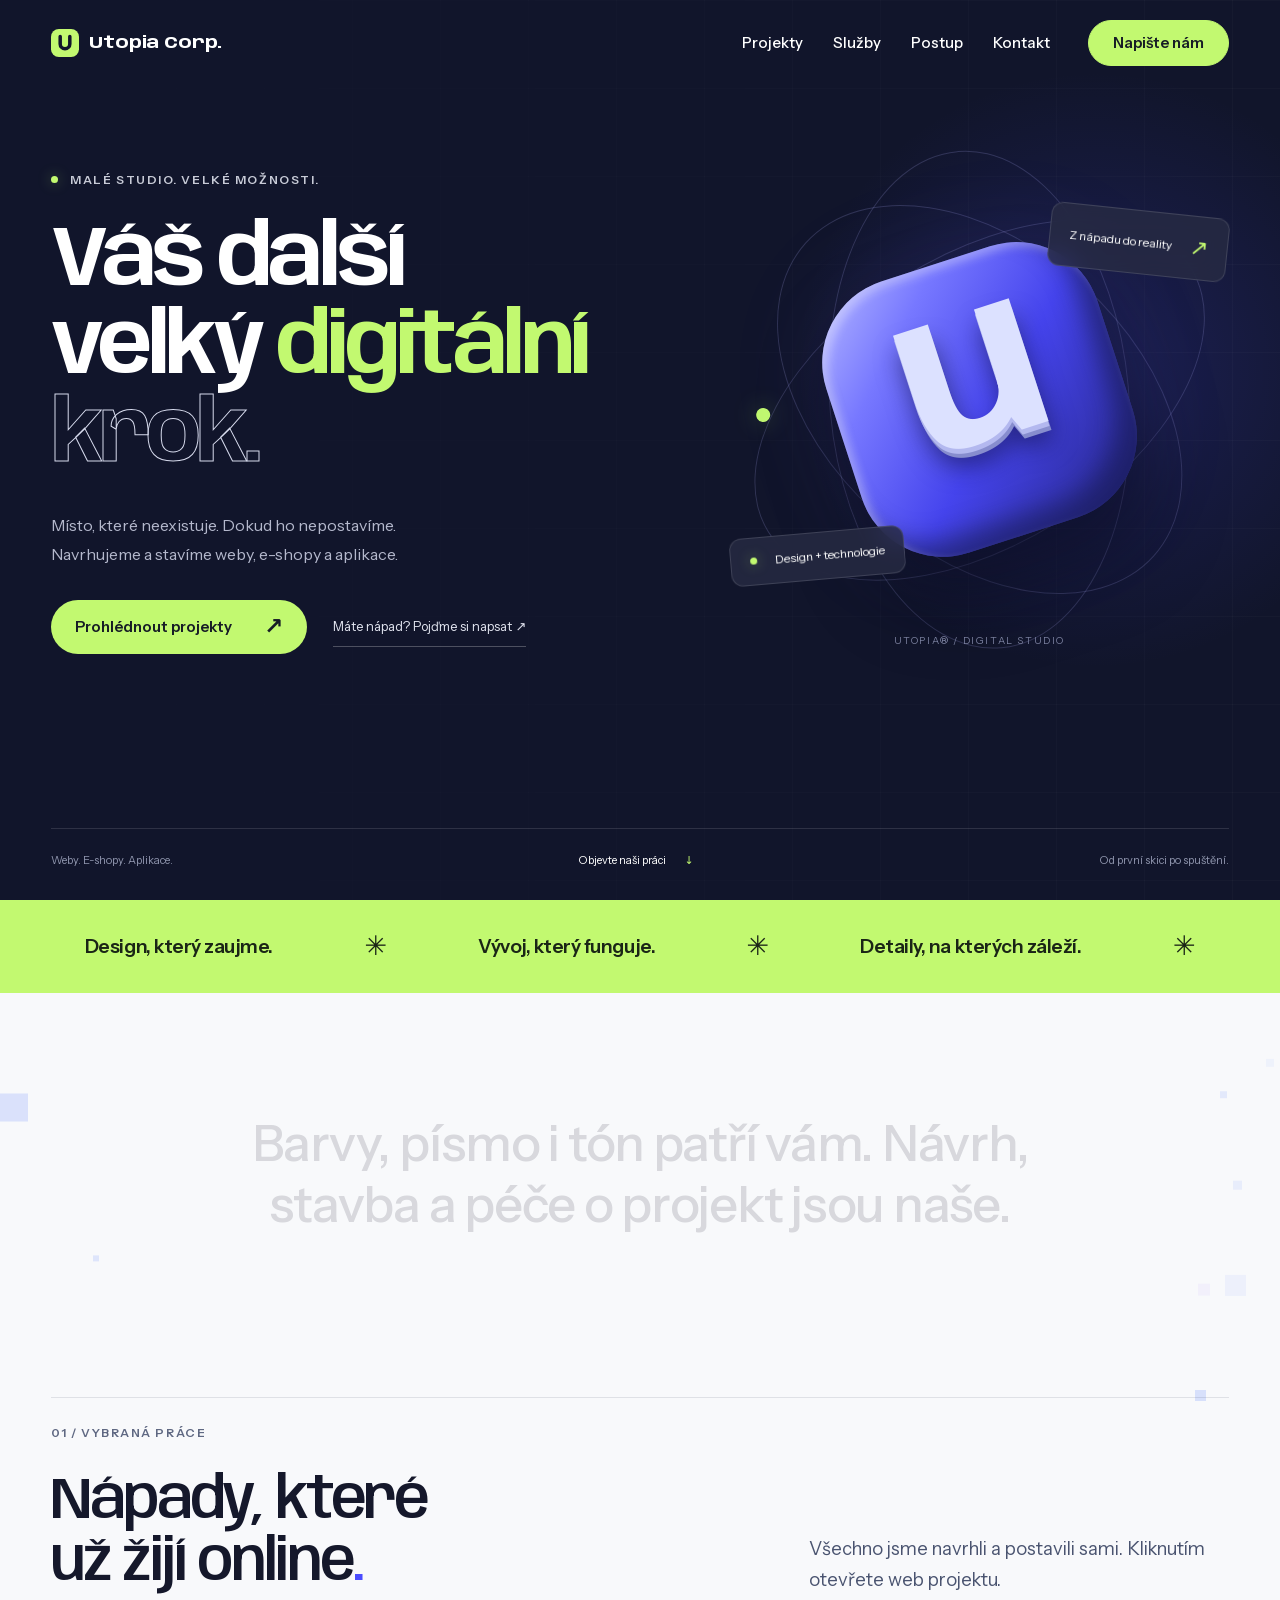
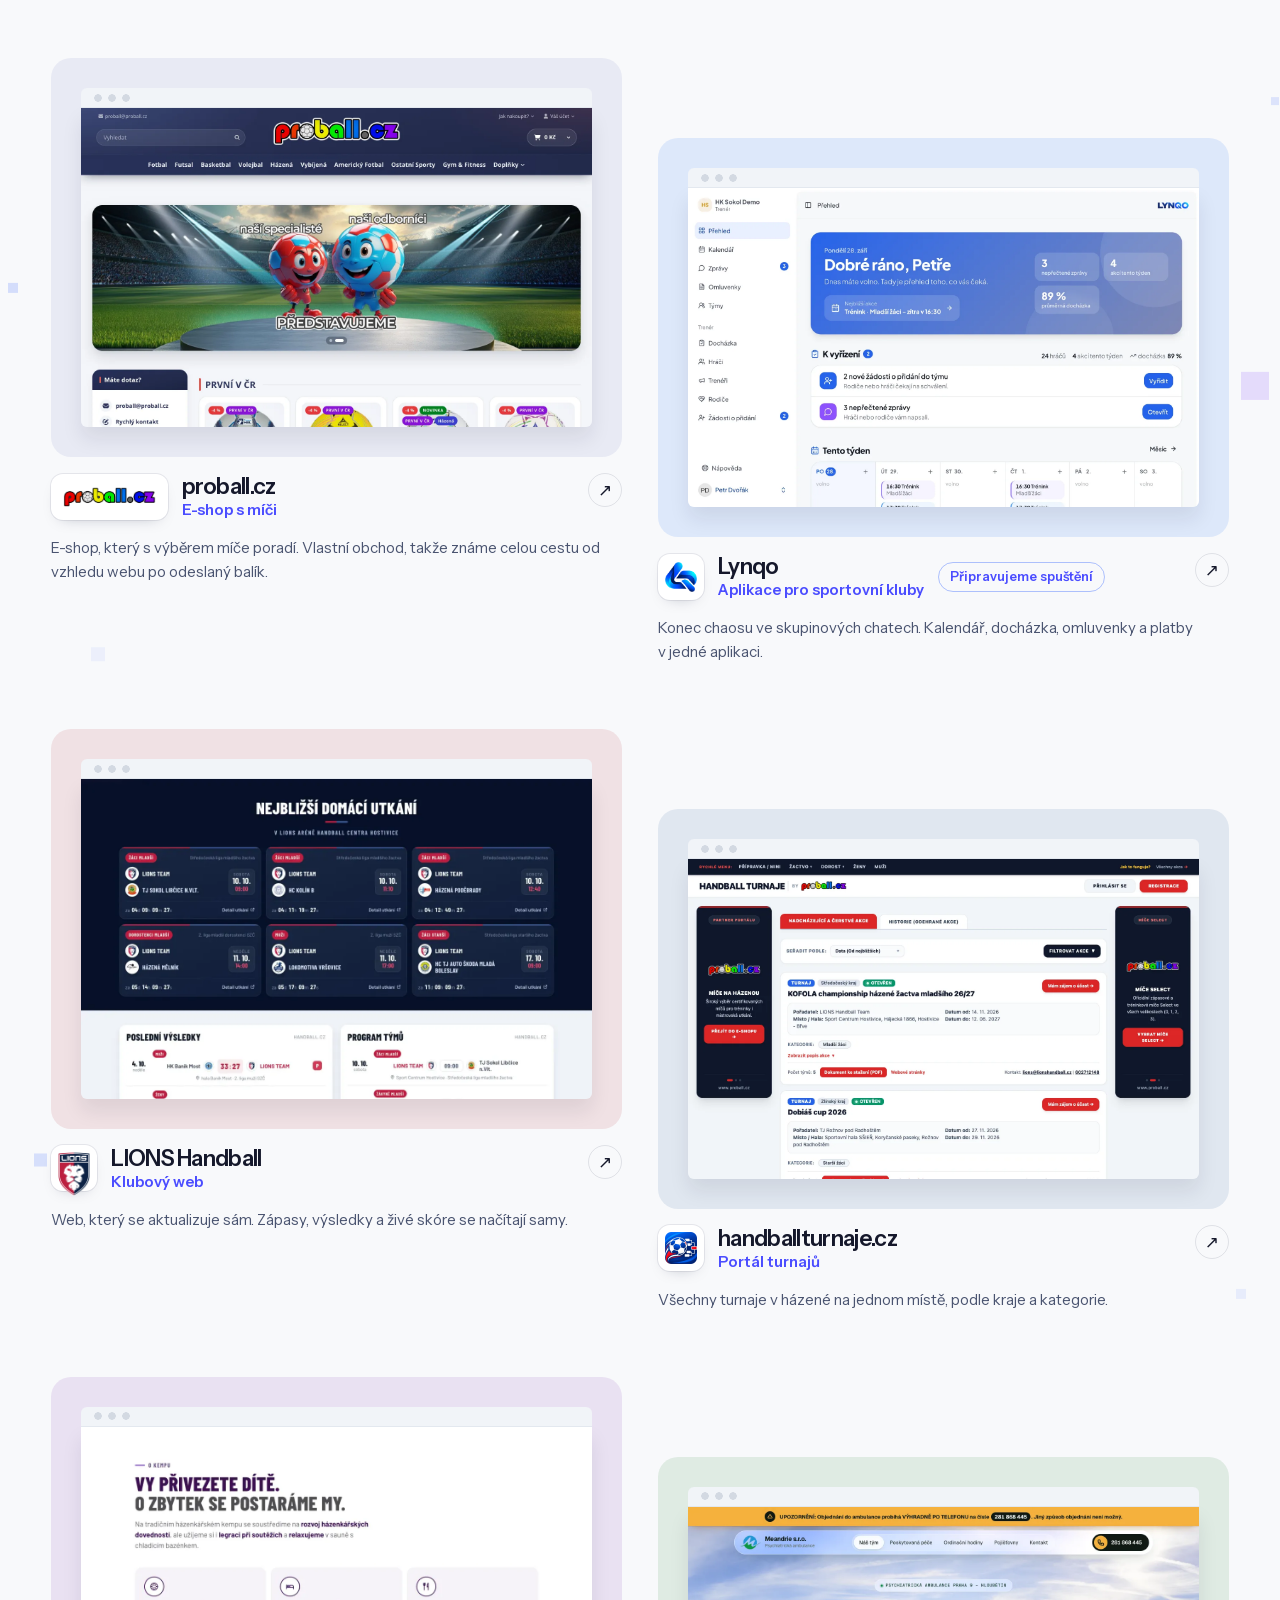
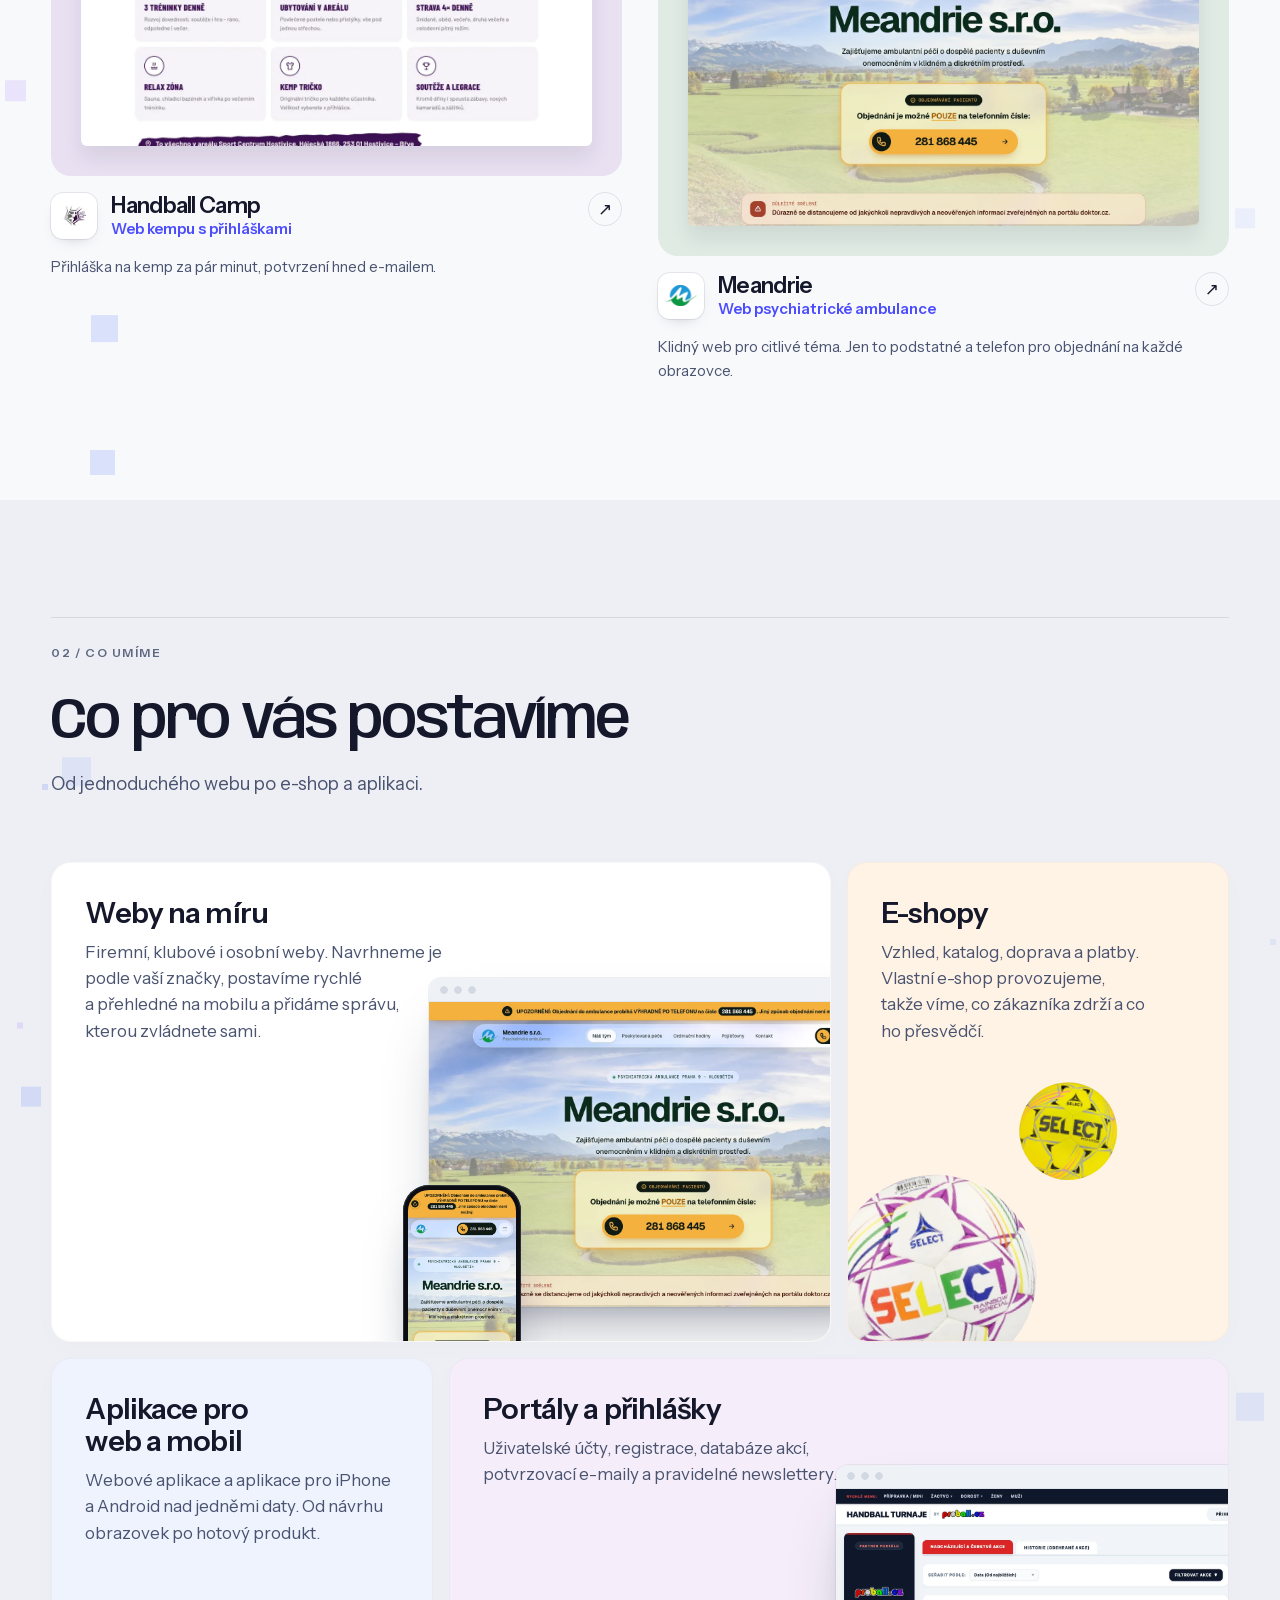
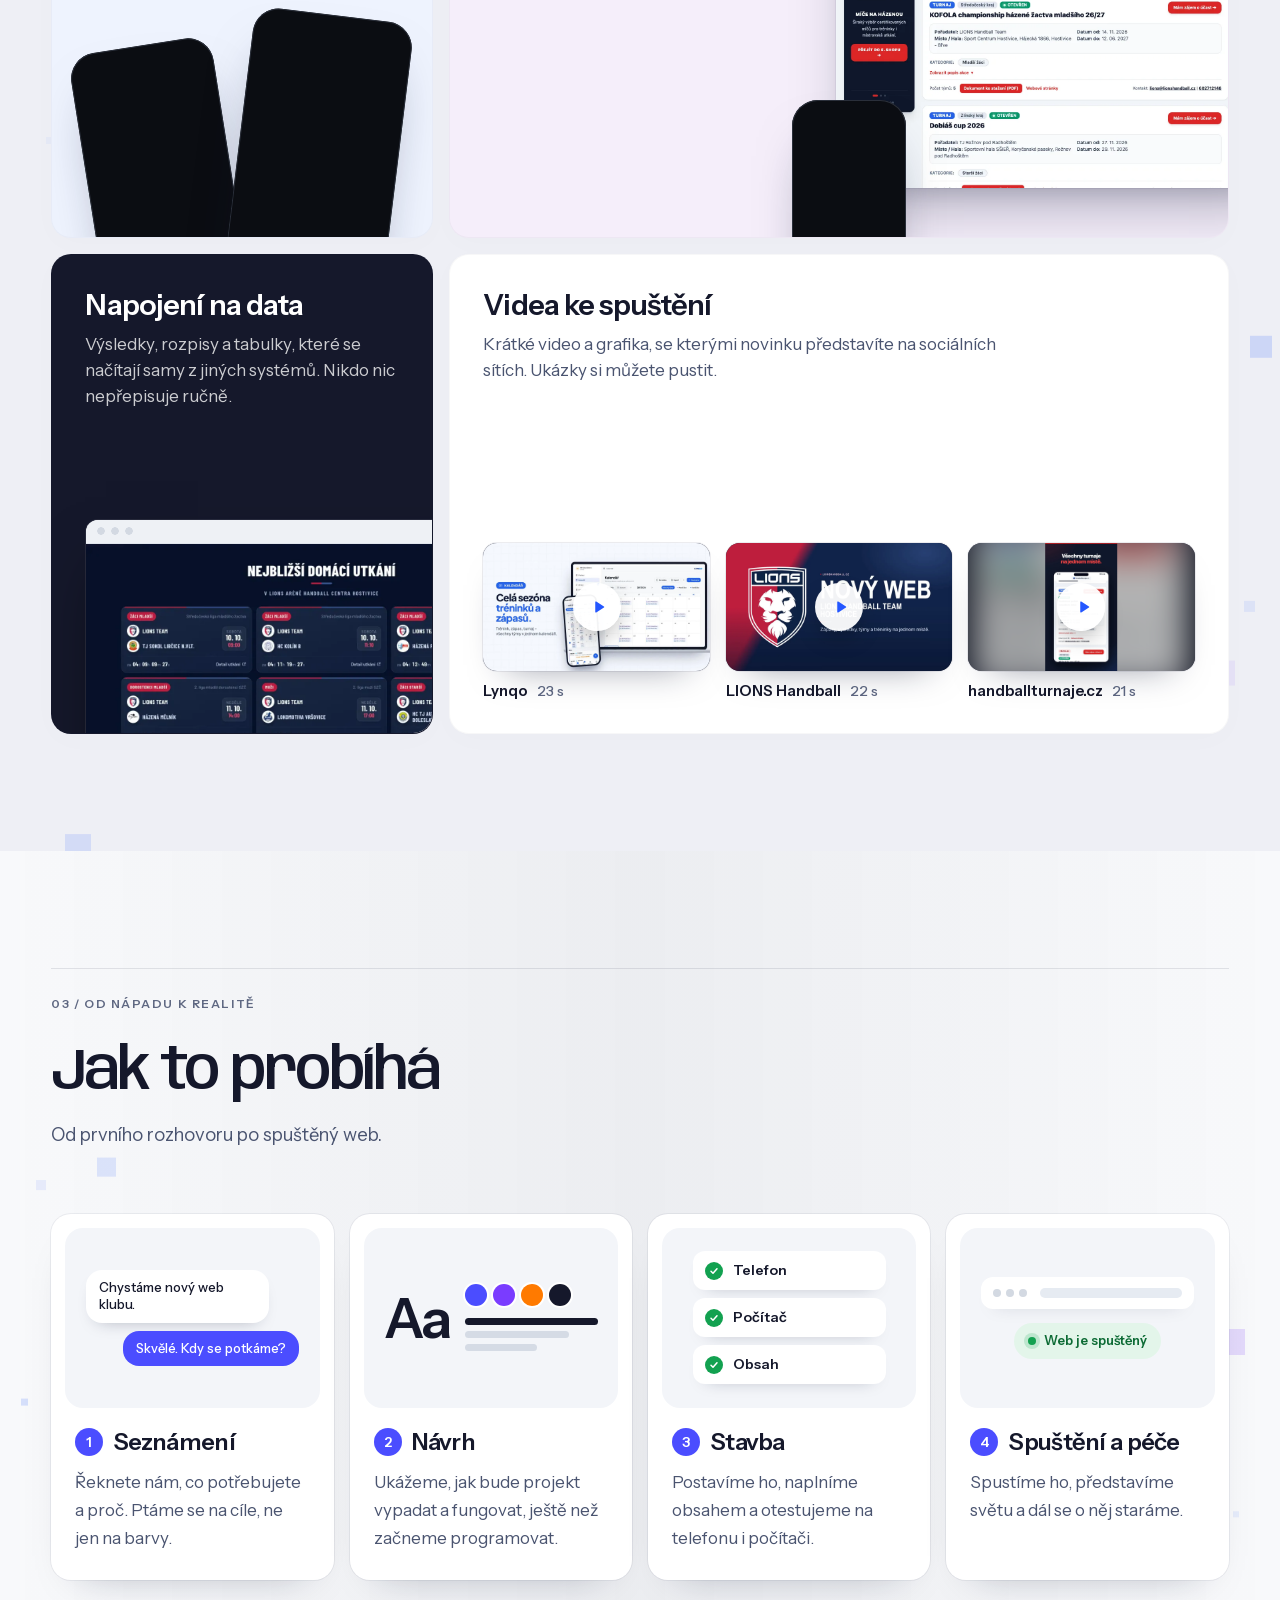
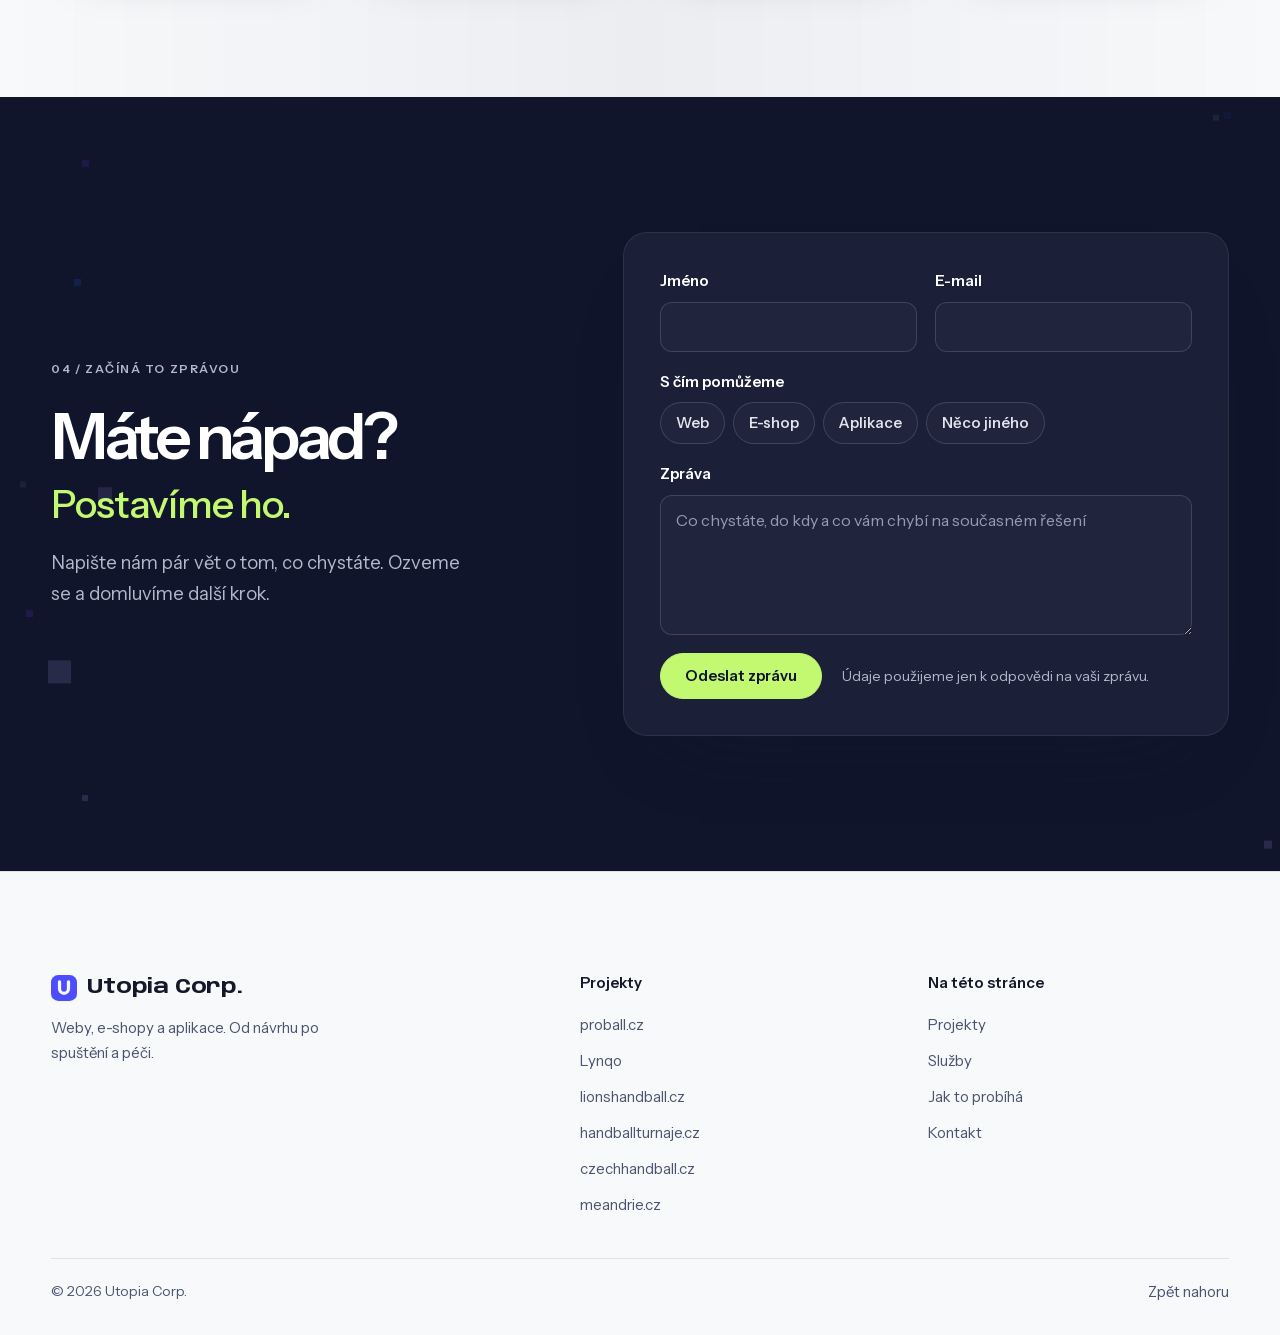
<file: index.html>
<!doctype html>
<html lang="cs">
<head>
  <meta charset="utf-8">
  <meta name="viewport" content="width=device-width, initial-scale=1, viewport-fit=cover">
  <title>Utopia Corp. – weby, e-shopy a aplikace</title>
  <meta name="description" content="Utopia Corp. navrhuje a staví weby, e-shopy a aplikace. Prohlédněte si proball.cz, Lynqo, LIONS Handball, handballturnaje.cz, Handball Camp a Meandrie.">
  <meta name="theme-color" content="#11152b">
  <meta property="og:type" content="website">
  <meta property="og:locale" content="cs_CZ">
  <meta property="og:title" content="Utopia Corp. – weby, e-shopy a aplikace">
  <meta property="og:description" content="Místo, které neexistuje. Dokud ho nepostavíme.">
  <meta property="og:image" content="assets/img/og.jpg?v=6">
  <meta name="twitter:card" content="summary_large_image">
  <link rel="icon" href="favicon.svg?v=2" type="image/svg+xml">
  <link rel="apple-touch-icon" href="assets/img/apple-touch-icon.png?v=2">
  <link rel="preload" href="assets/fonts/anybody-latin.woff2" as="font" type="font/woff2" crossorigin>
  <link rel="preload" href="assets/fonts/instrument-sans-latin.woff2" as="font" type="font/woff2" crossorigin>
  <link rel="stylesheet" href="assets/css/main.css?v=9">
  <script>
    (function () {
      var root = document.documentElement;
      root.classList.add('js');
      // Pojistka: kdyby se skripty nenačetly, stránka se po chvíli ukáže i tak.
      setTimeout(function () { root.classList.add('is-loaded'); }, 4500);
    })();
  </script>
  <script type="module" src="assets/js/main.js?v=8"></script>
</head>
<body>
  <a class="skip-link" href="#obsah">Přeskočit na obsah</a>

  <!-- Kurzor (jen myš) -->
  <div class="cursor" aria-hidden="true">
    <span class="cursor__ring"><span class="cursor__label" data-cursor-label></span></span>
    <span class="cursor__dot"></span>
  </div>

  <header class="site-header" data-header>
    <div class="site-header__inner">
      <a class="brand" href="#top" aria-label="Utopia Corp. – na začátek">
        <svg class="brand__mark" viewBox="0 0 32 32" aria-hidden="true">
          <defs>
            <mask id="brand-u-head"><rect width="32" height="32" fill="#fff"/><path d="M10.5 8.5v8.5a5.5 5.5 0 0 0 11 0V8.5" fill="none" stroke="#000" stroke-width="4" stroke-linecap="round"/></mask>
          </defs>
          <rect width="32" height="32" rx="9" fill="currentColor" mask="url(#brand-u-head)"/>
        </svg>
        <span class="brand__name">Utopia Corp.</span>
      </a>
      <nav class="site-nav" id="site-nav" aria-label="Hlavní navigace" data-nav>
        <ul>
          <li style="--i:0"><a href="#projekty">Projekty</a></li>
          <li style="--i:1"><a href="#sluzby">Služby</a></li>
          <li style="--i:2"><a href="#postup">Postup</a></li>
          <li style="--i:3"><a href="#kontakt">Kontakt</a></li>
        </ul>
      </nav>
      <a class="pill pill--brand site-header__cta" href="#kontakt">Napište nám</a>
      <button class="menu-toggle" type="button" aria-expanded="false" aria-controls="site-nav" data-menu-toggle>
        <span class="sr-only">Menu</span>
        <span class="menu-toggle__lines" aria-hidden="true"></span>
      </button>
    </div>
  </header>

  <main id="obsah">
    <!-- ============ ÚVOD ============ -->
    <section class="hero" id="top" aria-labelledby="hero-title" data-hero>
      <div class="hero__grid" aria-hidden="true"></div>
      <div class="hero__content">
        <p class="eyebrow"><span class="status-dot" aria-hidden="true"></span> Malé studio. Velké možnosti.</p>
        <h1 class="hero__title" id="hero-title">Váš další<br>velký <span>digitální</span><br><span class="hero__outline">krok.</span></h1>
        <p class="hero__sub">Místo, které neexistuje. Dokud ho nepostavíme.<br>Navrhujeme a stavíme weby, e-shopy a aplikace.</p>
        <div class="hero__actions">
          <a class="pill hero__cta" href="#projekty">Prohlédnout projekty <span aria-hidden="true">↗</span></a>
          <a class="hero__contact" href="#kontakt">Máte nápad? Pojďme si napsat <span aria-hidden="true">↗</span></a>
        </div>
      </div>
      <div class="hero__art" aria-hidden="true">
        <div class="orbit orbit--one"></div><div class="orbit orbit--two"></div><div class="orbit orbit--three"></div>
        <div class="utopia-object"><span>u</span></div>
        <span class="art-label art-label--top">Z nápadu do reality <i>↗</i></span>
        <span class="art-label art-label--bottom"><i class="status-dot"></i> Design + technologie</span>
        <span class="art-coordinate">UTOPIA® / DIGITAL STUDIO</span>
      </div>
      <div class="hero__footer"><span>Weby. E-shopy. Aplikace.</span><a href="#projekty">Objevte naši práci <span aria-hidden="true">↓</span></a><span>Od první skici po spuštění.</span></div>
    </section>
    <div class="studio-strip" aria-label="Naše zaměření"><span>Design, který zaujme.</span><i aria-hidden="true">✳</i><span>Vývoj, který funguje.</span><i aria-hidden="true">✳</i><span>Detaily, na kterých záleží.</span><i aria-hidden="true">✳</i></div>

    <!-- ============ VÝPOVĚĎ ============ -->
    <section class="statement" aria-label="O nás" data-pixels="10">
      <p class="statement__text" data-words>Barvy, písmo i&nbsp;tón patří vám. Návrh, stavba a&nbsp;péče o&nbsp;projekt jsou naše.</p>
    </section>

    <!-- ============ PROJEKTY ============ -->
    <section class="projects" id="projekty" aria-labelledby="projects-title" data-pixels="18">
      <div class="container">
        <header class="section-head" data-reveal>
          <p class="section-kicker">01 / Vybraná práce</p><h2 class="section-title" id="projects-title">Nápady, které<br>už žijí online<span class="title-dot">.</span></h2>
          <p class="section-lead">Všechno jsme navrhli a&nbsp;postavili sami. Kliknutím otevřete web projektu.</p>
        </header>

        <ul class="cards">
          <li class="card" data-reveal>
            <a class="card__link" href="https://www.proball.cz/" target="_blank" rel="noopener" data-cursor="Otevřít web">
              <span class="card__frame skeleton"><img src="assets/img/work/proball-desktop.webp" alt="Úvodní stránka e-shopu proball.cz" width="1440" height="900" loading="lazy" decoding="async"></span>
              <span class="card__meta">
                <span class="card__logo card__logo--wide"><img src="assets/img/logos/proball.webp" alt="" width="900" height="195" loading="lazy"></span>
                <span class="card__titles">
                  <span class="card__name">proball.cz</span>
                  <span class="card__kind">E-shop s&nbsp;míči</span>
                </span>
              </span>
              <span class="card__claim"><span class="nowrap">E-shop</span>, který s&nbsp;výběrem míče poradí. Vlastní obchod, takže známe celou cestu od vzhledu webu po odeslaný balík.</span>
            </a>
          </li>

          <li class="card" data-reveal style="--d:1">
            <button class="card__link" type="button" data-video="assets/video/lynqo.mp4" data-poster="assets/video/lynqo-poster.webp" data-ratio="16 / 9" data-title="Lynqo – video ke spuštění" data-cursor="Přehrát video">
              <span class="card__frame skeleton"><img src="assets/img/lynqo/desktop-dashboard.webp" alt="Aplikace Lynqo: přehled klubu" width="1600" height="1000" loading="lazy" decoding="async"></span>
              <span class="card__meta">
                <span class="card__logo"><img src="assets/img/logos/lynqo-mark.webp" alt="" width="200" height="186" loading="lazy"></span>
                <span class="card__titles">
                  <span class="card__name">Lynqo</span>
                  <span class="card__kind">Aplikace pro sportovní kluby</span>
                </span>
                <span class="card__badge">Připravujeme spuštění</span>
              </span>
              <span class="card__claim">Konec chaosu ve skupinových chatech. Kalendář, docházka, omluvenky a&nbsp;platby v&nbsp;jedné aplikaci.</span>
            </button>
          </li>

          <li class="card" data-reveal>
            <a class="card__link" href="https://lionshandball.cz/" target="_blank" rel="noopener" data-cursor="Otevřít web">
              <span class="card__frame skeleton"><img src="assets/img/sluzby/lions-zapasy.webp" alt="Nejbližší domácí zápasy na webu LIONS Handball" width="1200" height="750" loading="lazy" decoding="async"></span>
              <span class="card__meta">
                <span class="card__logo"><img src="assets/img/logos/lions.webp" alt="" width="261" height="360" loading="lazy"></span>
                <span class="card__titles">
                  <span class="card__name">LIONS Handball</span>
                  <span class="card__kind">Klubový web</span>
                </span>
              </span>
              <span class="card__claim">Web, který se aktualizuje sám. Zápasy, výsledky a&nbsp;živé skóre se načítají samy.</span>
            </a>
          </li>

          <li class="card" data-reveal style="--d:1">
            <a class="card__link" href="https://handballturnaje.cz/" target="_blank" rel="noopener" data-cursor="Otevřít web">
              <span class="card__frame skeleton"><img src="assets/img/work/turnaje-desktop.webp" alt="Přehled turnajů na handballturnaje.cz" width="1440" height="900" loading="lazy" decoding="async"></span>
              <span class="card__meta">
                <span class="card__logo"><img src="assets/img/logos/turnaje.webp" alt="" width="256" height="256" loading="lazy"></span>
                <span class="card__titles">
                  <span class="card__name">handballturnaje.cz</span>
                  <span class="card__kind">Portál turnajů</span>
                </span>
              </span>
              <span class="card__claim">Všechny turnaje v&nbsp;házené na jednom místě, podle kraje a&nbsp;kategorie.</span>
            </a>
          </li>

          <li class="card" data-reveal>
            <a class="card__link" href="https://czechhandball.cz/" target="_blank" rel="noopener" data-cursor="Otevřít web">
              <span class="card__frame skeleton"><img src="assets/img/projekty/camp.webp" alt="Program kempu na webu Handball Camp" width="1200" height="750" loading="lazy" decoding="async"></span>
              <span class="card__meta">
                <span class="card__logo"><img src="assets/img/logos/camp.webp" alt="" width="300" height="300" loading="lazy"></span>
                <span class="card__titles">
                  <span class="card__name">Handball Camp</span>
                  <span class="card__kind">Web kempu s&nbsp;přihláškami</span>
                </span>
              </span>
              <span class="card__claim">Přihláška na kemp za pár minut, potvrzení hned e-mailem.</span>
            </a>
          </li>

          <li class="card" data-reveal style="--d:1">
            <a class="card__link" href="https://meandrie.cz/" target="_blank" rel="noopener" data-cursor="Otevřít web">
              <span class="card__frame skeleton"><img src="assets/img/work/meandrie-desktop.webp" alt="Úvodní stránka webu ambulance Meandrie" width="1440" height="900" loading="lazy" decoding="async"></span>
              <span class="card__meta">
                <span class="card__logo"><img src="assets/img/logos/meandrie.webp" alt="" width="532" height="350" loading="lazy"></span>
                <span class="card__titles">
                  <span class="card__name">Meandrie</span>
                  <span class="card__kind">Web psychiatrické ambulance</span>
                </span>
              </span>
              <span class="card__claim">Klidný web pro citlivé téma. Jen to podstatné a&nbsp;telefon pro objednání na každé obrazovce.</span>
            </a>
          </li>
        </ul>
      </div>
    </section>

    <!-- ============ SLUŽBY ============ -->
    <section class="services" id="sluzby" aria-labelledby="services-title" data-pixels="16">
      <div class="container">
        <header class="section-head" data-reveal>
          <p class="section-kicker">02 / Co umíme</p><h2 class="section-title" id="services-title">Co pro vás postavíme</h2>
          <p class="section-lead">Od jednoduchého webu po <span class="nowrap">e-shop</span> a&nbsp;aplikaci.</p>
        </header>

        <ul class="bento">
          <li class="tile tile--wide tile--web" data-reveal>
            <div class="tile__text">
              <h3 class="tile__title">Weby na míru</h3>
              <p>Firemní, klubové i&nbsp;osobní weby. Navrhneme je podle vaší značky, postavíme rychlé a&nbsp;přehledné na mobilu a&nbsp;přidáme správu, kterou zvládnete sami.</p>
            </div>
            <div class="tile__media" aria-hidden="true">
              <div class="peek peek--browser skeleton"><img src="assets/img/work/meandrie-desktop.webp" alt="" width="1440" height="900" loading="lazy" decoding="async"></div>
              <div class="peek peek--phone skeleton"><img src="assets/img/work/meandrie-mobile.webp" alt="" width="780" height="1688" loading="lazy" decoding="async"></div>
            </div>
          </li>

          <li class="tile tile--shop" data-reveal style="--d:1">
            <div class="tile__text">
              <h3 class="tile__title">E-shopy</h3>
              <p>Vzhled, katalog, doprava a&nbsp;platby. Vlastní <span class="nowrap">e-shop</span> provozujeme, takže víme, co zákazníka zdrží a&nbsp;co ho přesvědčí.</p>
            </div>
            <div class="tile__media" aria-hidden="true">
              <img class="ball ball--1" src="assets/img/sluzby/mic-rainbow.webp" alt="" width="640" height="640" loading="lazy" decoding="async">
              <img class="ball ball--2" src="assets/img/sluzby/mic-molten.webp" alt="" width="640" height="626" loading="lazy" decoding="async">
              <img class="ball ball--3" src="assets/img/sluzby/mic-phantom.webp" alt="" width="640" height="640" loading="lazy" decoding="async">
            </div>
          </li>

          <li class="tile tile--app" data-reveal>
            <div class="tile__text">
              <h3 class="tile__title">Aplikace pro web a&nbsp;mobil</h3>
              <p>Webové aplikace a&nbsp;aplikace pro iPhone a&nbsp;Android nad jedněmi daty. Od návrhu obrazovek po hotový produkt.</p>
            </div>
            <div class="tile__media" aria-hidden="true">
              <div class="peek peek--phone peek--back skeleton"><img src="assets/img/lynqo/mobile-calendar.webp" alt="" width="780" height="1688" loading="lazy" decoding="async"></div>
              <div class="peek peek--phone peek--front skeleton"><img src="assets/img/lynqo/mobile-home.webp" alt="" width="780" height="1688" loading="lazy" decoding="async"></div>
            </div>
          </li>

          <li class="tile tile--wide tile--portal" data-reveal style="--d:1">
            <div class="tile__text">
              <h3 class="tile__title">Portály a&nbsp;přihlášky</h3>
              <p>Uživatelské účty, registrace, databáze akcí, potvrzovací e-maily a&nbsp;pravidelné newslettery.</p>
            </div>
            <div class="tile__media" aria-hidden="true">
              <div class="peek peek--browser skeleton"><img src="assets/img/work/turnaje-desktop.webp" alt="" width="1440" height="900" loading="lazy" decoding="async"></div>
              <div class="peek peek--phone skeleton"><img src="assets/img/sluzby/camp-prihlaska.webp" alt="" width="600" height="1299" loading="lazy" decoding="async"></div>
            </div>
          </li>

          <li class="tile tile--data" data-reveal>
            <div class="tile__text">
              <h3 class="tile__title">Napojení na data</h3>
              <p>Výsledky, rozpisy a&nbsp;tabulky, které se načítají samy z&nbsp;jiných systémů. Nikdo nic nepřepisuje ručně.</p>
            </div>
            <div class="tile__media" aria-hidden="true">
              <div class="peek peek--browser skeleton"><img src="assets/img/sluzby/lions-zapasy.webp" alt="" width="1200" height="750" loading="lazy" decoding="async"></div>
            </div>
          </li>

          <li class="tile tile--wide tile--video" data-reveal style="--d:1">
            <div class="tile__text">
              <h3 class="tile__title">Videa ke spuštění</h3>
              <p>Krátké video a&nbsp;grafika, se kterými novinku představíte na sociálních sítích. Ukázky si můžete pustit.</p>
            </div>
            <ul class="clips">
              <li>
                <button class="clip" type="button" data-video="assets/video/lynqo.mp4" data-poster="assets/video/lynqo-poster.webp" data-ratio="16 / 9" data-title="Lynqo – video ke spuštění" data-cursor="Přehrát">
                  <span class="clip__thumb skeleton"><img src="assets/video/lynqo-poster.webp" alt="" width="1280" height="720" loading="lazy" decoding="async"></span>
                  <span class="clip__label"><span class="sr-only">Přehrát video: </span>Lynqo <small>23 s</small></span>
                </button>
              </li>
              <li>
                <button class="clip" type="button" data-video="assets/video/lions.mp4" data-poster="assets/video/lions-poster.webp" data-ratio="16 / 9" data-title="LIONS Handball – video ke spuštění webu" data-cursor="Přehrát">
                  <span class="clip__thumb skeleton"><img src="assets/video/lions-poster.webp" alt="" width="1280" height="720" loading="lazy" decoding="async"></span>
                  <span class="clip__label"><span class="sr-only">Přehrát video: </span>LIONS Handball <small>22 s</small></span>
                </button>
              </li>
              <li>
                <button class="clip" type="button" data-video="assets/video/turnaje.mp4" data-poster="assets/video/turnaje-poster.webp" data-ratio="9 / 16" data-title="handballturnaje.cz – video ke spuštění" data-cursor="Přehrát">
                  <span class="clip__thumb clip__thumb--portrait skeleton"><img src="assets/video/turnaje-poster.webp" alt="" width="720" height="1280" loading="lazy" decoding="async"><img class="clip__portrait" src="assets/video/turnaje-poster.webp" alt="" width="720" height="1280" loading="lazy" decoding="async"></span>
                  <span class="clip__label"><span class="sr-only">Přehrát video: </span>handballturnaje.cz <small>21 s</small></span>
                </button>
              </li>
            </ul>
          </li>
        </ul>
      </div>
    </section>

    <!-- ============ POSTUP ============ -->
    <section class="process" id="postup" aria-labelledby="process-title" data-pixels="12">
      <div class="container">
        <header class="section-head" data-reveal>
          <p class="section-kicker">03 / Od nápadu k realitě</p><h2 class="section-title" id="process-title">Jak to probíhá</h2>
          <p class="section-lead">Od prvního rozhovoru po spuštěný web.</p>
        </header>
        <ol class="steps">
          <li class="step" data-reveal>
            <div class="step__stage" aria-hidden="true">
              <div class="vig-chat">
                <span class="vig-chat__in">Chystáme nový web klubu.</span>
                <span class="vig-chat__out">Skvělé. Kdy se potkáme?</span>
              </div>
            </div>
            <h3 class="step__title"><span class="step__num">1</span>Seznámení</h3>
            <p>Řeknete nám, co potřebujete a&nbsp;proč. Ptáme se na cíle, ne jen na barvy.</p>
          </li>
          <li class="step" data-reveal style="--d:1">
            <div class="step__stage" aria-hidden="true">
              <div class="vig-design">
                <span class="vig-design__type">Aa</span>
                <span class="vig-design__swatches"><i style="--c: var(--brand)"></i><i style="--c: var(--violet)"></i><i style="--c: var(--p-proball)"></i><i style="--c: var(--ink)"></i></span>
                <span class="vig-design__wire"><i></i><i></i><i></i></span>
              </div>
            </div>
            <h3 class="step__title"><span class="step__num">2</span>Návrh</h3>
            <p>Ukážeme, jak bude projekt vypadat a&nbsp;fungovat, ještě než začneme programovat.</p>
          </li>
          <li class="step" data-reveal style="--d:2">
            <div class="step__stage" aria-hidden="true">
              <span class="vig-check">
                <span>Telefon</span>
                <span>Počítač</span>
                <span>Obsah</span>
              </span>
            </div>
            <h3 class="step__title"><span class="step__num">3</span>Stavba</h3>
            <p>Postavíme ho, naplníme obsahem a&nbsp;otestujeme na telefonu i&nbsp;počítači.</p>
          </li>
          <li class="step" data-reveal style="--d:3">
            <div class="step__stage" aria-hidden="true">
              <div class="vig-live">
                <span class="vig-live__bar"><i></i><i></i><i></i></span>
                <span class="vig-live__status"><b></b>Web je spuštěný</span>
              </div>
            </div>
            <h3 class="step__title"><span class="step__num">4</span>Spuštění a&nbsp;péče</h3>
            <p>Spustíme ho, představíme světu a&nbsp;dál se o&nbsp;něj staráme.</p>
          </li>
        </ol>
      </div>
    </section>

    <!-- ============ KONTAKT ============ -->
    <section class="contact" id="kontakt" aria-labelledby="contact-title" data-pixels="14">
      <div class="container contact__grid">
        <div class="contact__intro" data-reveal>
          <p class="section-kicker">04 / Začíná to zprávou</p><h2 class="contact__title" id="contact-title">Máte nápad?</h2>
          <p class="contact__sub">Postavíme ho.</p>
          <p class="contact__lead">Napište nám pár vět o&nbsp;tom, co chystáte. Ozveme se a&nbsp;domluvíme další krok.</p>
        </div>
        <form class="form" action="kontakt.php" method="post" novalidate data-contact data-reveal style="--d:1">
          <div class="form__row">
            <div class="field">
              <label for="f-name">Jméno</label>
              <input id="f-name" name="jmeno" type="text" autocomplete="name" required minlength="2" maxlength="120" aria-describedby="f-name-err">
              <p class="field__error" id="f-name-err"></p>
            </div>
            <div class="field">
              <label for="f-email">E-mail</label>
              <input id="f-email" name="email" type="email" autocomplete="email" inputmode="email" required maxlength="200" aria-describedby="f-email-err">
              <p class="field__error" id="f-email-err"></p>
            </div>
          </div>
          <fieldset class="field field--chips">
            <legend>S&nbsp;čím pomůžeme</legend>
            <label class="chip"><input type="checkbox" name="sluzby[]" value="Web"><span>Web</span></label>
            <label class="chip"><input type="checkbox" name="sluzby[]" value="E-shop"><span>E-shop</span></label>
            <label class="chip"><input type="checkbox" name="sluzby[]" value="Aplikace"><span>Aplikace</span></label>
            <label class="chip"><input type="checkbox" name="sluzby[]" value="Něco jiného"><span>Něco jiného</span></label>
          </fieldset>
          <div class="field">
            <label for="f-msg">Zpráva</label>
            <textarea id="f-msg" name="zprava" rows="5" required minlength="10" maxlength="5000" placeholder="Co chystáte, do kdy a co vám chybí na současném řešení" aria-describedby="f-msg-err"></textarea>
            <p class="field__error" id="f-msg-err"></p>
          </div>
          <div class="form__hp" aria-hidden="true">
            <label for="f-web">Tohle pole nevyplňujte</label>
            <input id="f-web" name="web" type="text" tabindex="-1" autocomplete="off">
          </div>
          <input type="hidden" name="t" value="">
          <div class="form__foot">
            <button class="pill pill--brand" type="submit" data-submit>Odeslat zprávu</button>
            <p class="form__note">Údaje použijeme jen k&nbsp;odpovědi na vaši zprávu.</p>
          </div>
          <p class="form__status" role="status" data-form-status></p>
        </form>
      </div>
    </section>
  </main>

  <footer class="site-footer">
    <div class="container footer__grid">
      <div class="footer__brand">
        <p class="footer__name">
          <svg class="footer__icon" viewBox="0 0 32 32" aria-hidden="true">
            <defs>
              <mask id="brand-u-foot"><rect width="32" height="32" fill="#fff"/><path d="M10.5 8.5v8.5a5.5 5.5 0 0 0 11 0V8.5" fill="none" stroke="#000" stroke-width="4" stroke-linecap="round"/></mask>
            </defs>
            <rect width="32" height="32" rx="9" fill="currentColor" mask="url(#brand-u-foot)"/>
          </svg>
          Utopia Corp.
        </p>
        <p class="footer__claim">Weby, <span class="nowrap">e-shopy</span> a&nbsp;aplikace. Od návrhu po spuštění a&nbsp;péči.</p>
      </div>
      <nav aria-labelledby="footer-projects">
        <h2 class="footer__heading" id="footer-projects">Projekty</h2>
        <ul>
          <li><a href="https://www.proball.cz/" target="_blank" rel="noopener">proball.cz</a></li>
          <li><a href="#projekty">Lynqo</a></li>
          <li><a href="https://lionshandball.cz/" target="_blank" rel="noopener">lionshandball.cz</a></li>
          <li><a href="https://handballturnaje.cz/" target="_blank" rel="noopener">handballturnaje.cz</a></li>
          <li><a href="https://czechhandball.cz/" target="_blank" rel="noopener">czechhandball.cz</a></li>
          <li><a href="https://meandrie.cz/" target="_blank" rel="noopener">meandrie.cz</a></li>
        </ul>
      </nav>
      <nav aria-labelledby="footer-page">
        <h2 class="footer__heading" id="footer-page">Na této stránce</h2>
        <ul>
          <li><a href="#projekty">Projekty</a></li>
          <li><a href="#sluzby">Služby</a></li>
          <li><a href="#postup">Jak to probíhá</a></li>
          <li><a href="#kontakt">Kontakt</a></li>
        </ul>
      </nav>
    </div>
    <div class="container footer__bottom">
      <p>© <span data-year>2026</span> Utopia Corp.</p>
      <a href="#top">Zpět nahoru</a>
    </div>
  </footer>

  <!-- Přehrávač videí ke spuštění -->
  <dialog class="video-dialog" aria-label="Video ke spuštění" data-video-dialog>
    <button class="icon-btn video-dialog__close" type="button" aria-label="Zavřít video" data-video-close>
      <svg viewBox="0 0 24 24" aria-hidden="true"><path d="M6 6l12 12M18 6L6 18" stroke="currentColor" stroke-width="2" stroke-linecap="round"/></svg>
    </button>
    <video controls playsinline preload="none"></video>
  </dialog>
</body>
</html>
</file>
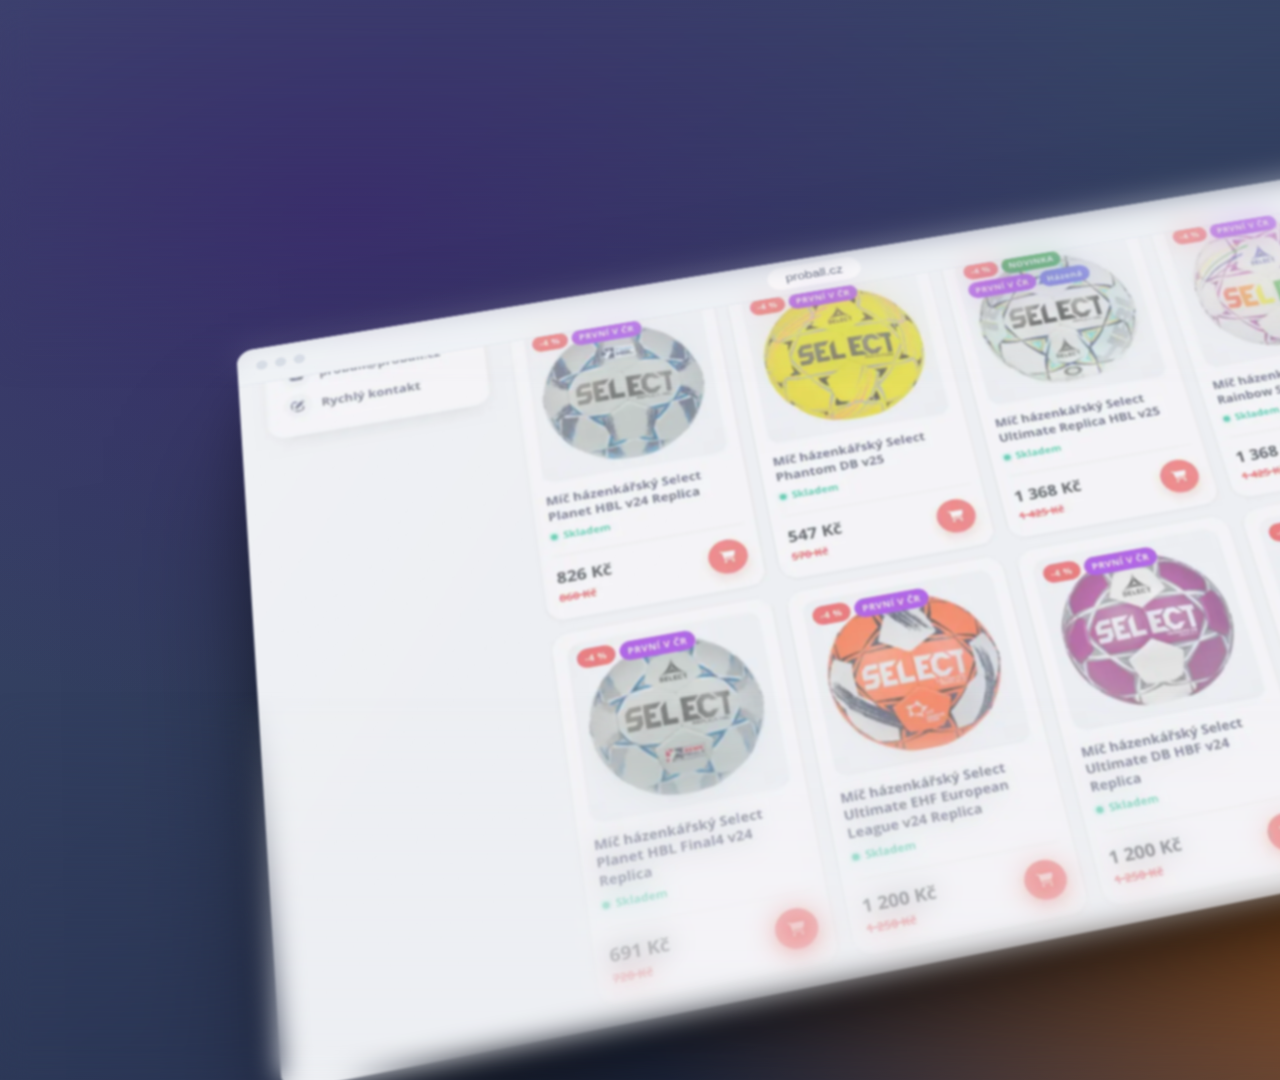
<file: _zdroje/reel/stage.html>
<!doctype html>
<html lang="cs">
<head>
<meta charset="utf-8">
<title>Utopia reel stage</title>
<style>
  html, body { margin: 0; background: #070b1a; }
  #stage { position: relative; overflow: hidden; background: #090e20; }
  .shot { position: absolute; inset: 0; overflow: hidden; opacity: 0; }
  .bg { position: absolute; inset: 0; }
  .persp { position: absolute; inset: 0; perspective: 2400px; perspective-origin: 50% 46%; filter: blur(1.1px); }
  .group { position: absolute; left: 50%; top: 50%; width: 0; height: 0; transform-style: preserve-3d; }
  .dev { position: absolute; left: 0; top: 0; }
  .browser {
    overflow: hidden; border-radius: 18px; background: #fff;
    box-shadow: 0 0 0 1px rgba(255,255,255,.05), 0 90px 160px -50px rgba(0,0,0,.8), 0 30px 70px -30px rgba(0,0,0,.55);
  }
  .bar { position: relative; display: flex; align-items: center; justify-content: center; height: 46px; background: #eef1f5; border-bottom: 1px solid #dde3eb; }
  .bar::before { content: ''; position: absolute; left: 20px; top: 17px; width: 12px; height: 12px; border-radius: 50%; background: #d1d8e2; box-shadow: 20px 0 0 #d1d8e2, 40px 0 0 #d1d8e2; }
  .url { padding: 5px 20px; border-radius: 999px; background: #fff; color: #3f4a5e; font: 500 15px/1.3 -apple-system, 'Helvetica Neue', sans-serif; }
  .scr { position: relative; overflow: hidden; background: #fff; }
  .scr img { display: block; width: 100%; filter: brightness(.97) saturate(1.08); }
  .phone {
    padding: 13px; border-radius: 60px; background: #0b0d12;
    box-shadow: inset 0 0 0 2px #2b303b, 0 80px 130px -40px rgba(0,0,0,.85), 0 26px 50px -26px rgba(0,0,0,.6);
  }
  .phone .scr { border-radius: 47px; }
  .sheen { position: absolute; inset: 0; pointer-events: none; background: linear-gradient(125deg, rgba(255,255,255,.16), rgba(255,255,255,0) 38%); }
  .dof { position: absolute; left: 0; right: 0; pointer-events: none; -webkit-backdrop-filter: blur(14px); backdrop-filter: blur(14px); }
  .dof.top { top: 0; height: 36%; -webkit-mask-image: linear-gradient(#000, transparent); mask-image: linear-gradient(#000, transparent); }
  .dof.bot { bottom: 0; height: 36%; -webkit-mask-image: linear-gradient(transparent, #000); mask-image: linear-gradient(transparent, #000); }
  .grade { position: absolute; inset: 0; pointer-events: none; background: radial-gradient(120% 95% at 50% 50%, rgba(4,6,16,0) 45%, rgba(4,6,16,.38) 100%); }
</style>
</head>
<body>
<div id="stage"></div>
<script>
const IMG = new URL('../../assets/img/', location.href).href;
const P = new URLSearchParams(location.search);
const MOBILE = P.get('o') === 'm';
const W = MOBILE ? 1080 : 1920;
const H = MOBILE ? 1920 : 1080;

// Časování: každý záběr D s, prolínačka F s na konci záběru. Smyčka T = 6·D.
const D = 5, F = 0.6, T = 6 * D;

// src: [soubor, šířka zdroje, výška zdroje]
const S = {
  proD: ['work/proball-desktop-full.webp', 1440, 4600], proM: ['work/proball-mobile-full.webp', 780, 4800],
  lyD: ['lynqo/desktop-dashboard.webp', 1600, 1000], lyCal: ['lynqo/desktop-calendar.webp', 1600, 1000],
  lyHome: ['lynqo/mobile-home.webp', 780, 1688], lyCalM: ['lynqo/mobile-calendar.webp', 780, 1688],
  lyChat: ['lynqo/mobile-chat.webp', 780, 1688], lyPay: ['lynqo/mobile-payments.webp', 780, 1688], lyAtt: ['lynqo/mobile-attendance.webp', 780, 1688],
  liD: ['work/lions-desktop-full.webp', 1440, 4600], liM: ['work/lions-mobile-full.webp', 780, 4800],
  tuD: ['work/turnaje-desktop-full.webp', 1440, 2027], tuM: ['work/turnaje-mobile-full.webp', 780, 4800],
  caD: ['work/camp-desktop-full.webp', 1440, 4600], caM: ['work/camp-mobile-full.webp', 780, 4800],
  meD: ['work/meandrie-desktop-full.webp', 1440, 3056], meM: ['work/meandrie-mobile-full.webp', 780, 4800],
};

// Kompozice: kamera (skupina) se během záběru lineárně posune z `from` do `to`.
// Zařízení: x, y, z = střed v px vůči středu scény; r = [rx, ry, rz] ve stupních; s = rozsah scrollu ve zdrojových px.
const DESKTOP = [
  { key: 'proball', glow: ['#ff7a00', '78% 72%', '#3b1d6e', '18% 20%'],
    cam: { from: [70, 10, -60, 0, 0, 0], to: [-70, -10, 50, 0, 0, 1.5] },
    dev: [
      { t: 'b', src: 'proD', url: 'proball.cz', w: 1260, x: -135, y: 30, z: 0, r: [32, 0, -12], s: [700, 2050] },
      { t: 'p', src: 'proM', w: 333, x: 585, y: 130, z: 260, r: [20, -6, -10], s: [480, 2300] },
    ] },
  { key: 'lynqo', glow: ['#2563eb', '30% 75%', '#0ea5e9', '80% 20%'],
    cam: { from: [170, 0, -40, 0, 0, 0], to: [-170, 0, 60, 0, 0, 0] },
    dev: [
      { t: 'b', src: 'lyD', url: 'Lynqo', w: 1512, x: 0, y: -80, z: -900, r: [18, 0, -8], s: [0, 0], blur: 5 },
      { t: 'p', src: 'lyHome', w: 342, x: -702, y: 40, z: 0, r: [16, 0, -8], s: [0, 0] },
      { t: 'p', src: 'lyCalM', w: 342, x: -243, y: -20, z: 60, r: [16, 0, -8], s: [0, 0] },
      { t: 'p', src: 'lyChat', w: 342, x: 216, y: 40, z: 0, r: [16, 0, -8], s: [0, 0] },
      { t: 'p', src: 'lyPay', w: 342, x: 675, y: -20, z: 60, r: [16, 0, -8], s: [0, 0] },
    ] },
  { key: 'lions', glow: ['#be1e3e', '75% 30%', '#1e3a8a', '20% 80%'],
    cam: { from: [-60, 0, -70, 0, 3, 0], to: [60, 0, 50, 0, -2, 0] },
    dev: [
      { t: 'b', src: 'liD', url: 'lionshandball.cz', w: 1310, x: 99, y: -10, z: 0, r: [6, -24, 0], s: [800, 2250] },
      { t: 'p', src: 'liM', w: 333, x: -630, y: 90, z: 320, r: [4, -18, 0], s: [1700, 3500] },
    ] },
  { key: 'turnaje', glow: ['#d92d2d', '80% 75%', '#16203a', '20% 20%'],
    cam: { from: [0, 70, -50, 0, 0, 0], to: [0, -60, 70, 0, 0, -1.5] },
    dev: [
      { t: 'b', src: 'tuD', url: 'handballturnaje.cz', w: 1378, x: 54, y: -10, z: 0, r: [36, 0, 10], s: [0, 1000] },
      { t: 'p', src: 'tuM', w: 333, x: -594, y: 150, z: 300, r: [24, 0, 10], s: [700, 2600] },
    ] },
  { key: 'camp', glow: ['#6e2f9b', '22% 72%', '#c026d3', '80% 25%'],
    cam: { from: [-70, 0, -60, 0, 0, 0], to: [70, 0, 60, 0, 0, -1.5] },
    dev: [
      { t: 'b', src: 'caD', url: 'czechhandball.cz', w: 1260, x: 126, y: 30, z: 0, r: [30, 0, 12], s: [880, 2300] },
      { t: 'p', src: 'caM', w: 333, x: -585, y: 120, z: 270, r: [20, 6, 11], s: [1900, 3600] },
    ] },
  { key: 'meandrie', glow: ['#0f8a45', '25% 30%', '#f5b13d', '82% 80%'],
    cam: { from: [70, 0, -70, 0, -3, 0], to: [-70, 0, 50, 0, 2, 0] },
    dev: [
      { t: 'b', src: 'meD', url: 'meandrie.cz', w: 1310, x: -99, y: -10, z: 0, r: [6, 24, 0], s: [0, 1450] },
      { t: 'p', src: 'meM', w: 333, x: 630, y: 90, z: 320, r: [4, 18, 0], s: [0, 2000] },
    ] },
];

const MOBILE_SHOTS = [
  { key: 'proball', glow: ['#ff7a00', '70% 80%', '#3b1d6e', '25% 15%'],
    cam: { from: [0, 90, -60, 0, 0, 0], to: [0, -90, 50, 0, 0, 1.5] },
    dev: [
      { t: 'b', src: 'proD', url: 'proball.cz', w: 1500, x: 120, y: -420, z: 0, r: [30, 0, -14], s: [700, 1900] },
      { t: 'p', src: 'proM', w: 470, x: -170, y: 470, z: 220, r: [18, 0, -14], s: [480, 2100] },
    ] },
  { key: 'lynqo', glow: ['#2563eb', '30% 80%', '#0ea5e9', '80% 15%'],
    cam: { from: [0, 120, -40, 0, 0, 0], to: [0, -120, 60, 0, 0, 0] },
    dev: [
      { t: 'b', src: 'lyD', url: 'Lynqo', w: 1700, x: 0, y: -60, z: -1000, r: [18, 0, -8], s: [0, 0], blur: 5 },
      { t: 'p', src: 'lyHome', w: 420, x: -250, y: -620, z: 0, r: [16, 0, -8], s: [0, 0] },
      { t: 'p', src: 'lyCalM', w: 420, x: 260, y: -470, z: 60, r: [16, 0, -8], s: [0, 0] },
      { t: 'p', src: 'lyChat', w: 420, x: -260, y: 470, z: 60, r: [16, 0, -8], s: [0, 0] },
      { t: 'p', src: 'lyPay', w: 420, x: 250, y: 620, z: 0, r: [16, 0, -8], s: [0, 0] },
    ] },
  { key: 'lions', glow: ['#be1e3e', '75% 25%', '#1e3a8a', '20% 80%'],
    cam: { from: [-40, 60, -70, 0, 2, 0], to: [40, -60, 50, 0, -2, 0] },
    dev: [
      { t: 'b', src: 'liD', url: 'lionshandball.cz', w: 1400, x: 60, y: -400, z: 0, r: [6, -26, 0], s: [800, 2100] },
      { t: 'p', src: 'liM', w: 470, x: 170, y: 500, z: 260, r: [4, -18, 0], s: [1700, 3300] },
    ] },
  { key: 'turnaje', glow: ['#d92d2d', '75% 80%', '#16203a', '20% 15%'],
    cam: { from: [0, 90, -50, 0, 0, 0], to: [0, -80, 70, 0, 0, -1.5] },
    dev: [
      { t: 'b', src: 'tuD', url: 'handballturnaje.cz', w: 1500, x: 0, y: -380, z: 0, r: [36, 0, 10], s: [0, 1000] },
      { t: 'p', src: 'tuM', w: 470, x: -160, y: 520, z: 260, r: [24, 0, 10], s: [700, 2400] },
    ] },
  { key: 'camp', glow: ['#6e2f9b', '25% 80%', '#c026d3', '78% 20%'],
    cam: { from: [0, 90, -60, 0, 0, 0], to: [0, -90, 60, 0, 0, -1.5] },
    dev: [
      { t: 'b', src: 'caD', url: 'czechhandball.cz', w: 1500, x: -60, y: -400, z: 0, r: [30, 0, 12], s: [880, 2100] },
      { t: 'p', src: 'caM', w: 470, x: 180, y: 500, z: 230, r: [20, 6, 11], s: [1900, 3400] },
    ] },
  { key: 'meandrie', glow: ['#0f8a45', '25% 20%', '#f5b13d', '80% 85%'],
    cam: { from: [40, 60, -70, 0, -2, 0], to: [-40, -60, 50, 0, 2, 0] },
    dev: [
      { t: 'b', src: 'meD', url: 'meandrie.cz', w: 1400, x: -60, y: -400, z: 0, r: [6, 26, 0], s: [0, 1300] },
      { t: 'p', src: 'meM', w: 470, x: -170, y: 500, z: 260, r: [4, 18, 0], s: [0, 1900] },
    ] },
];

const SHOTS = MOBILE ? MOBILE_SHOTS : DESKTOP;
const stage = document.getElementById('stage');
stage.style.width = W + 'px';
stage.style.height = H + 'px';

const lerp = (a, b, t) => a + (b - a) * t;
const built = SHOTS.map((cfg) => {
  const shot = document.createElement('div');
  shot.className = 'shot';
  const [c1, p1, c2, p2] = cfg.glow;
  const bg = document.createElement('div');
  bg.className = 'bg';
  bg.style.background = `radial-gradient(70% 75% at ${p1}, ${c1}c0, transparent 72%), radial-gradient(60% 65% at ${p2}, ${c2}90, transparent 72%), linear-gradient(160deg, #3d4b6e, #232d4a)`;
  shot.append(bg);
  const persp = document.createElement('div');
  persp.className = 'persp';
  const group = document.createElement('div');
  group.className = 'group';
  persp.append(group);
  shot.append(persp);
  const devs = cfg.dev.map((d) => {
    const [file, sw, sh] = S[d.src];
    const el = document.createElement('div');
    el.className = 'dev ' + (d.t === 'b' ? 'browser' : 'phone');
    let screenW, screenH;
    if (d.t === 'b') {
      screenW = d.w;
      screenH = Math.round(d.w * 0.625);
      const bar = document.createElement('div');
      bar.className = 'bar';
      bar.innerHTML = `<span class="url">${d.url}</span>`;
      el.append(bar);
      el.style.width = d.w + 'px';
    } else {
      screenW = d.w - 26;
      screenH = Math.round(screenW * 844 / 390);
      el.style.width = d.w + 'px';
    }
    const scr = document.createElement('div');
    scr.className = 'scr';
    scr.style.height = screenH + 'px';
    const img = new Image();
    img.src = IMG + file;
    scr.append(img);
    el.append(scr);
    const sheen = document.createElement('div');
    sheen.className = 'sheen';
    el.append(sheen);
    if (d.blur) el.style.filter = `blur(${d.blur}px)`;
    group.append(el);
    return { d, el, img, k: screenW / sw };
  });
  const top = document.createElement('div');
  top.className = 'dof top';
  const bot = document.createElement('div');
  bot.className = 'dof bot';
  shot.append(top, bot);
  stage.append(shot);
  return { cfg, shot, group, devs };
});
const grade = document.createElement('div');
grade.className = 'grade';
stage.append(grade);

// Vykreslí čas t (s) – deterministicky, bez závislosti na hodinách prohlížeče.
window.render = (t) => {
  t = ((t % T) + T) % T;
  built.forEach((b, i) => {
    // lokální čas záběru; záběr 0 se na konci smyčky prolíná zpět (lokální čas záporný)
    let local = t - i * D;
    if (i === 0 && t > T - F) local = t - T;
    let alpha = 0;
    if (local >= -F && local <= D) {
      alpha = local < 0 ? (local + F) / F : 1;
    }
    // následující záběr přebírá: tento mizí až pod ním (vrstva výš = pozdější záběr)
    b.shot.style.opacity = alpha.toFixed(4);
    b.shot.style.zIndex = local < 0 ? 2 : 1;
    if (alpha <= 0) return;
    const u = (local + F) / (D + F);
    const e = u; // lineárně – plynulý pohyb i přes prolínačky
    const [fx, fy, fz, frx, fry, frz] = b.cfg.cam.from;
    const [tx, ty, tz, trx, try_, trz] = b.cfg.cam.to;
    b.group.style.transform = `translate3d(${lerp(fx, tx, e)}px, ${lerp(fy, ty, e)}px, ${lerp(fz, tz, e)}px) rotateX(${lerp(frx, trx, e)}deg) rotateY(${lerp(fry, try_, e)}deg) rotateZ(${lerp(frz, trz, e)}deg)`;
    for (const { d, el, img, k } of b.devs) {
      el.style.transform = `translate(-50%, -50%) translate3d(${d.x}px, ${d.y}px, ${d.z}px) rotateX(${d.r[0]}deg) rotateY(${d.r[1]}deg) rotateZ(${d.r[2]}deg)`;
      const s = lerp(d.s[0], d.s[1], e) * k;
      img.style.transform = `translate3d(0, ${-s.toFixed(2)}px, 0)`;
    }
  });
};

window.ready = Promise.all([...document.images].map((i) => i.decode().catch(() => {}))).then(() => {
  render(0);
  return { W, H, T, D, F };
});
</script>
</body>
</html>
</file>
<file: assets/css/main.css>
/* =========================================================
   Utopia Corp. – prezentační web
   Světlý a vzdušný: logo z pixelů, modré nadpisy, plovoucí čtverečky.
   ========================================================= */

/* ---------- Písma (self-hosted, variabilní) ---------- */
@font-face {
  font-family: 'Anybody';
  font-style: normal;
  font-weight: 100 900;
  font-stretch: 50% 150%;
  font-display: swap;
  src: url('../fonts/anybody-latin-ext.woff2') format('woff2');
  unicode-range: U+0100-02BA, U+02BD-02C5, U+02C7-02CC, U+02CE-02D7, U+02DD-02FF, U+0304, U+0308, U+0329, U+1D00-1DBF, U+1E00-1E9F, U+1EF2-1EFF, U+2020, U+20A0-20AB, U+20AD-20C0, U+2113, U+2C60-2C7F, U+A720-A7FF;
}
@font-face {
  font-family: 'Anybody';
  font-style: normal;
  font-weight: 100 900;
  font-stretch: 50% 150%;
  font-display: swap;
  src: url('../fonts/anybody-latin.woff2') format('woff2');
  unicode-range: U+0000-00FF, U+0131, U+0152-0153, U+02BB-02BC, U+02C6, U+02DA, U+02DC, U+0304, U+0308, U+0329, U+2000-206F, U+20AC, U+2122, U+2191, U+2193, U+2212, U+2215, U+FEFF, U+FFFD;
}
@font-face {
  font-family: 'Instrument Sans';
  font-style: normal;
  font-weight: 400 700;
  font-stretch: 75% 100%;
  font-display: swap;
  src: url('../fonts/instrument-sans-latin-ext.woff2') format('woff2');
  unicode-range: U+0100-02BA, U+02BD-02C5, U+02C7-02CC, U+02CE-02D7, U+02DD-02FF, U+0304, U+0308, U+0329, U+1D00-1DBF, U+1E00-1E9F, U+1EF2-1EFF, U+2020, U+20A0-20AB, U+20AD-20C0, U+2113, U+2C60-2C7F, U+A720-A7FF;
}
@font-face {
  font-family: 'Instrument Sans';
  font-style: normal;
  font-weight: 400 700;
  font-stretch: 75% 100%;
  font-display: swap;
  src: url('../fonts/instrument-sans-latin.woff2') format('woff2');
  unicode-range: U+0000-00FF, U+0131, U+0152-0153, U+02BB-02BC, U+02C6, U+02DA, U+02DC, U+0304, U+0308, U+0329, U+2000-206F, U+20AC, U+2122, U+2191, U+2193, U+2212, U+2215, U+FEFF, U+FFFD;
}

:root {
  --bg: #ffffff;
  --bg-soft: #f3f5f9;
  --ink: #0f1834;
  --ink-2: #4a5470;
  --ink-3: #5f6882;
  --line: rgba(15, 24, 52, 0.1);
  --brand: #2457ff;
  --brand-dark: #1a42d6;
  --violet: #7a3cff;
  --danger: #b3261e;

  /* barvy projektů */
  --p-proball: #ff7a00;
  --p-lynqo: #2563eb;
  --p-lions: #be1e3e;
  --p-turnaje: #16203a;
  --p-camp: #6e2f9b;
  --p-meandrie: #0f8a45;

  --font-display: 'Anybody', 'Arial Black', system-ui, sans-serif;
  --font-text: 'Instrument Sans', system-ui, -apple-system, 'Segoe UI', Roboto, sans-serif;

  --container: 1240px;
  --gutter: clamp(18px, 4vw, 56px);
  --header-h: 72px;
  --r: 20px;
  --ease-out: cubic-bezier(0.22, 1, 0.36, 1);
}

/* ---------- Základ ---------- */
*,
*::before,
*::after {
  box-sizing: border-box;
}

html {
  -webkit-text-size-adjust: 100%;
  text-size-adjust: 100%;
  scroll-behavior: smooth;
  scroll-padding-top: var(--header-h);
  background: var(--bg);
}

body {
  margin: 0;
  background: var(--bg);
  color: var(--ink);
  font-family: var(--font-text);
  font-size: 1.0625rem;
  line-height: 1.65;
  -webkit-font-smoothing: antialiased;
  -moz-osx-font-smoothing: grayscale;
  overflow-x: clip;
}

img,
video,
svg,
canvas {
  display: block;
  max-width: 100%;
}

img {
  height: auto;
}

a {
  color: inherit;
  text-underline-offset: 0.2em;
  text-decoration-thickness: 1px;
}

button,
input,
select,
textarea {
  font: inherit;
  color: inherit;
}

button {
  cursor: pointer;
}

h1,
h2,
h3,
p,
dl,
dd,
ul,
ol,
figure,
fieldset {
  margin: 0;
}

::selection {
  background: var(--brand);
  color: #fff;
}

:focus-visible {
  outline: 2px solid var(--brand);
  outline-offset: 3px;
  border-radius: 6px;
}

html:has(dialog[open]) {
  overflow: hidden;
}

[hidden] {
  display: none !important;
}

.sr-only {
  position: absolute !important;
  width: 1px;
  height: 1px;
  padding: 0;
  margin: -1px;
  overflow: hidden;
  clip: rect(0 0 0 0);
  white-space: nowrap;
  border: 0;
}

.skip-link {
  position: fixed;
  top: 12px;
  left: 12px;
  z-index: 500;
  padding: 10px 16px;
  border-radius: 8px;
  background: var(--brand);
  color: #fff;
  font-weight: 600;
  text-decoration: none;
  transform: translateY(-160%);
  transition: transform 0.2s var(--ease-out);
}

.skip-link:focus-visible {
  transform: none;
}

.container {
  width: min(100% - 2 * var(--gutter), var(--container));
  margin-inline: auto;
}

.nowrap {
  white-space: nowrap;
}

.pill {
  display: inline-flex;
  align-items: center;
  justify-content: center;
  min-height: 46px;
  padding: 0 24px;
  border: 1.5px solid var(--ink);
  border-radius: 999px;
  background: transparent;
  color: var(--ink);
  font-size: 0.9375rem;
  font-weight: 600;
  text-decoration: none;
  white-space: nowrap;
  transition: background-color 0.3s, color 0.3s, border-color 0.3s, box-shadow 0.3s;
}

.pill--brand {
  border-color: var(--brand);
  background: var(--brand);
  color: #fff;
}

@media (hover: hover) {
  .pill:hover {
    background: var(--ink);
    color: #fff;
  }
  .pill--brand:hover {
    border-color: var(--brand-dark);
    background: var(--brand-dark);
    box-shadow: 0 10px 24px -10px rgba(36, 87, 255, 0.6);
  }
}

.icon-btn {
  display: inline-grid;
  place-items: center;
  width: 44px;
  height: 44px;
  border: 0;
  border-radius: 50%;
  background: transparent;
  transition: background-color 0.2s;
}

.icon-btn svg {
  width: 22px;
  height: 22px;
}

/* ---------- Kurzor ---------- */
.cursor {
  display: none;
}

.has-cursor .cursor {
  display: block;
}

.has-cursor,
.has-cursor * {
  cursor: none !important;
}

.has-cursor input,
.has-cursor textarea {
  cursor: text !important;
}

.cursor__dot,
.cursor__ring {
  position: fixed;
  left: 0;
  top: 0;
  z-index: 400;
  border-radius: 50%;
  pointer-events: none;
  transition: opacity 0.3s;
}

.cursor__dot {
  width: 6px;
  height: 6px;
  margin: -3px 0 0 -3px;
  background: var(--brand);
}

.cursor__ring {
  display: grid;
  place-items: center;
  width: 38px;
  height: 38px;
  margin: -19px 0 0 -19px;
  border: 1.5px solid rgba(36, 87, 255, 0.5);
  transition: width 0.4s var(--ease-out), height 0.4s var(--ease-out), margin 0.4s var(--ease-out),
    background-color 0.3s, border-color 0.3s, opacity 0.3s;
}

.cursor.is-hover .cursor__ring {
  width: 60px;
  height: 60px;
  margin: -30px 0 0 -30px;
  border-color: var(--brand);
  background: rgba(36, 87, 255, 0.06);
}

.cursor.has-label .cursor__ring {
  width: 104px;
  height: 104px;
  margin: -52px 0 0 -52px;
  border-color: var(--brand);
  background: var(--brand);
}

.cursor__label {
  padding: 0 12px;
  color: #fff;
  font-size: 0.8125rem;
  font-weight: 700;
  line-height: 1.25;
  text-align: center;
  opacity: 0;
  transition: opacity 0.2s;
}

.cursor.has-label .cursor__label {
  opacity: 1;
}

.cursor.has-label .cursor__dot,
.cursor.is-text .cursor__ring,
.cursor.is-hidden .cursor__dot,
.cursor.is-hidden .cursor__ring {
  opacity: 0;
}

.cursor.is-down .cursor__ring {
  width: 30px;
  height: 30px;
  margin: -15px 0 0 -15px;
}

/* ---------- Hlavička ---------- */
.site-header {
  position: fixed;
  inset: 0 0 auto;
  z-index: 100;
  height: var(--header-h);
  transition: background-color 0.4s, box-shadow 0.4s, opacity 0.8s ease, transform 0.9s var(--ease-out);
}

.js .site-header {
  opacity: 0;
  transform: translateY(-12px);
}

.is-loaded .site-header {
  opacity: 1;
  transform: none;
}

.site-header.is-scrolled {
  background: rgba(255, 255, 255, 0.86);
  -webkit-backdrop-filter: blur(14px) saturate(1.4);
  backdrop-filter: blur(14px) saturate(1.4);
  box-shadow: 0 1px 0 var(--line);
}

.site-header__inner {
  display: flex;
  align-items: center;
  gap: 24px;
  width: min(100% - 2 * var(--gutter), 1400px);
  height: 100%;
  margin-inline: auto;
}

.brand {
  position: relative;
  z-index: 2;
  display: inline-flex;
  align-items: center;
  gap: 10px;
  margin-right: auto;
  color: var(--ink);
  text-decoration: none;
}

.brand__mark {
  width: 28px;
  height: 28px;
  flex: none;
  color: var(--brand);
}

.brand__name {
  font-family: var(--font-display);
  font-weight: 700;
  font-stretch: 115%;
  font-size: 1.0625rem;
  letter-spacing: -0.01em;
}

.site-nav ul {
  display: flex;
  gap: 2px;
  padding: 0;
  list-style: none;
}

.site-nav a {
  display: inline-flex;
  align-items: center;
  min-height: 42px;
  padding: 0 14px;
  color: var(--ink-2);
  font-size: 0.9375rem;
  font-weight: 500;
  text-decoration: none;
  transition: color 0.25s;
}

@media (hover: hover) {
  .site-nav a:hover {
    color: var(--brand);
  }
}

.menu-toggle {
  display: none;
}

/* ---------- Úvod: logo z pixelů ---------- */
.hero {
  position: relative;
  isolation: isolate;
  display: grid;
  place-items: center;
  min-height: 600px;
  height: 100vh;
  height: 100svh;
  padding: var(--header-h) var(--gutter) clamp(70px, 12vh, 140px);
  overflow: hidden;
  background:
    radial-gradient(34% 44% at 4% 92%, rgba(122, 60, 255, 0.16), rgba(122, 60, 255, 0) 70%),
    radial-gradient(30% 40% at 98% 10%, rgba(36, 87, 255, 0.16), rgba(36, 87, 255, 0) 70%),
    radial-gradient(70% 60% at 50% 45%, #ffffff 30%, #f2f4f8 100%);
}

.hero__canvas {
  position: absolute;
  inset: 0;
  z-index: 0;
  width: 100%;
  height: 100%;
}

/* měkká koule, která „dýchá“, dokud se nenačte písmo */
.hero__orb {
  position: absolute;
  left: 50%;
  top: 38%;
  z-index: 1;
  width: clamp(84px, 8vw, 124px);
  aspect-ratio: 1;
  border-radius: 50%;
  background: radial-gradient(circle at 36% 30%, #ffffff 0%, #eef1f6 46%, #d4dae6 100%);
  box-shadow: 0 30px 60px -26px rgba(15, 24, 52, 0.3), inset -10px -14px 28px rgba(15, 24, 52, 0.06);
  translate: -50% -50%;
  animation: orb 1.8s ease-in-out infinite;
  transition: opacity 0.5s ease, scale 0.7s var(--ease-out);
}

@keyframes orb {
  50% {
    transform: scale(1.07);
  }
}

.particles-on .hero__orb,
.is-loaded .hero__orb {
  opacity: 0;
  scale: 0.2;
}

.hero__content {
  position: relative;
  z-index: 1;
  display: grid;
  justify-items: center;
  gap: clamp(12px, 2vh, 20px);
  text-align: center;
  pointer-events: none;
}

/* nápis: bez skriptu je vidět jako text, se skriptem z něj vznikne mřížka pixelů */
.hero__logo {
  margin-bottom: clamp(4px, 1.4vh, 14px);
  color: var(--brand);
  font-family: var(--font-display);
  font-weight: 800;
  font-stretch: 125%;
  font-size: clamp(60px, 15.5vw, 232px);
  line-height: 0.95;
  letter-spacing: 0;
  text-transform: uppercase;
  transition: opacity 0.6s ease;
}

.js .hero__logo {
  opacity: 0;
}

.particles-on .hero__logo {
  opacity: 1;
  color: transparent;
}

.is-loaded:not(.particles-on) .hero__logo {
  opacity: 1;
}

.hero__tagline {
  max-width: 30ch;
  color: var(--brand);
  font-size: clamp(1.25rem, 0.95rem + 1.1vw, 1.875rem);
  font-weight: 600;
  line-height: 1.3;
  letter-spacing: -0.015em;
  text-wrap: balance;
}

.hero__sub {
  color: var(--ink-2);
  font-size: clamp(1rem, 0.95rem + 0.3vw, 1.1875rem);
}

.scroll-down {
  position: absolute;
  left: 50%;
  bottom: clamp(18px, 4vh, 34px);
  z-index: 2;
  display: grid;
  place-items: center;
  width: 46px;
  height: 46px;
  border-radius: 50%;
  background: #fff;
  color: var(--ink-2);
  box-shadow: 0 0 0 1px var(--line), 0 10px 24px -12px rgba(15, 24, 52, 0.35);
  translate: -50% 0;
  transition: color 0.25s;
}

.scroll-down svg {
  width: 20px;
  height: 20px;
  animation: nudge 2.2s ease-in-out infinite;
}

@keyframes nudge {
  50% {
    transform: translateY(3px);
  }
}

@media (hover: hover) {
  .scroll-down:hover {
    color: var(--brand);
  }
}

.js .hero__tagline,
.js .hero__sub,
.js .scroll-down {
  opacity: 0;
  transform: translateY(14px);
  transition: opacity 0.9s ease, transform 1.1s var(--ease-out);
}

.is-loaded .hero__tagline {
  opacity: 1;
  transform: none;
}

.is-loaded .hero__sub {
  opacity: 1;
  transform: none;
  transition-delay: 0.15s;
}

.is-loaded .scroll-down {
  opacity: 1;
  transform: none;
  transition-delay: 0.4s;
}

/* ---------- Plovoucí pixely po stranách sekcí ---------- */
[data-pixels] {
  position: relative;
}

.pixels {
  position: absolute;
  inset: 0;
  z-index: 0;
  overflow: hidden;
  pointer-events: none;
}

.pixels i {
  position: absolute;
  display: block;
  will-change: transform;
}

[data-pixels] > .container,
[data-pixels] > .statement__text {
  position: relative;
  z-index: 1;
}

/* ---------- Výpověď: slova se rozsvěcují při rolování ---------- */
.statement {
  padding: clamp(100px, 16vh, 190px) var(--gutter) clamp(40px, 8vh, 90px);
}

.statement__text {
  max-width: 24ch;
  margin: 0 auto;
  font-size: clamp(1.75rem, 1rem + 2.7vw, 3.4rem);
  font-weight: 600;
  line-height: 1.22;
  letter-spacing: -0.025em;
  text-align: center;
  text-wrap: balance;
}

.statement__text .word {
  opacity: clamp(0.14, calc(var(--p, 1) * (var(--n) + 4) - var(--i)), 1);
  transition: opacity 0.3s linear;
}

/* ---------- Sekce ---------- */
.projects,
.services,
.process {
  padding: clamp(90px, 13vh, 160px) 0;
}

.projects {
  padding-top: clamp(60px, 9vh, 110px);
}

.section-head {
  display: grid;
  justify-items: center;
  gap: 16px;
  max-width: 46rem;
  margin: 0 auto clamp(40px, 7vh, 72px);
  text-align: center;
}

.section-title {
  color: var(--brand);
  font-size: clamp(2.1rem, 1.3rem + 2.6vw, 3.4rem);
  font-weight: 600;
  line-height: 1.08;
  letter-spacing: -0.035em;
  text-wrap: balance;
}

.section-lead {
  max-width: 46ch;
  color: var(--ink-2);
  font-size: clamp(1rem, 0.95rem + 0.25vw, 1.1875rem);
  text-wrap: pretty;
}

/* odkrývání bloků při rolování */
.js [data-reveal] {
  opacity: 0;
  transform: translateY(36px);
  transition: opacity 0.9s ease, transform 1.2s var(--ease-out);
  transition-delay: calc(var(--d, 0) * 110ms);
}

.js [data-reveal].is-in {
  opacity: 1;
  transform: none;
}

/* „skeleton“: dokud se obrázek nenačte, plocha jemně pulzuje; pak se obrázek vyvolá z rozostření */
.skeleton {
  position: relative;
  overflow: hidden;
  background: #eef1f6;
}

.skeleton::after {
  content: '';
  position: absolute;
  inset: 0;
  z-index: 1;
  background: linear-gradient(100deg, rgba(255, 255, 255, 0) 30%, rgba(255, 255, 255, 0.75) 50%, rgba(255, 255, 255, 0) 70%);
  transform: translateX(-100%);
  animation: shimmer 1.5s ease-in-out infinite;
  pointer-events: none;
  transition: opacity 0.5s;
}

.skeleton.is-loaded::after {
  opacity: 0;
  animation: none;
}

@keyframes shimmer {
  to {
    transform: translateX(100%);
  }
}

.js .skeleton > img {
  opacity: 0;
  filter: blur(14px) saturate(0.6);
  transform: scale(1.06);
}

.js .skeleton.is-loaded > img {
  opacity: 1;
  filter: none;
  transform: none;
  transition: opacity 0.9s ease, filter 1.2s ease, transform 1.3s var(--ease-out);
}

/* ---------- Projekty: pravidelná mřížka, náhled je vždy celý ---------- */
.cards {
  display: grid;
  grid-template-columns: repeat(2, minmax(0, 1fr));
  gap: clamp(44px, 5vw, 64px) clamp(20px, 2.6vw, 36px);
  padding: 0;
  list-style: none;
}

.card__link {
  display: grid;
  align-content: start;
  gap: 16px;
  width: 100%;
  padding: 0;
  border: 0;
  background: none;
  color: inherit;
  text-align: left;
  text-decoration: none;
}

/* rámeček prohlížeče; screenshot je celý v poměru stran 16 : 10 */
.card__frame {
  display: block;
  border-radius: 14px;
  box-shadow: 0 0 0 1px rgba(15, 24, 52, 0.08), 0 30px 60px -36px rgba(15, 24, 52, 0.45), 0 10px 22px -16px rgba(15, 24, 52, 0.18);
  transition: transform 0.5s var(--ease-out), box-shadow 0.5s;
}

.card__frame::before {
  content: '';
  position: relative;
  z-index: 2;
  display: block;
  height: 26px;
  border-bottom: 1px solid #e3e8ef;
  background:
    radial-gradient(circle, #d3d9e2 3.5px, transparent 4px) 10px 50% / 14px 14px no-repeat,
    radial-gradient(circle, #d3d9e2 3.5px, transparent 4px) 24px 50% / 14px 14px no-repeat,
    radial-gradient(circle, #d3d9e2 3.5px, transparent 4px) 38px 50% / 14px 14px no-repeat,
    #f1f4f8;
}

.card__frame > img {
  width: 100%;
  aspect-ratio: 16 / 10;
  object-fit: cover;
  object-position: 50% 0;
}

@media (hover: hover) {
  .card__link:hover .card__frame {
    transform: translateY(-6px);
    box-shadow: 0 0 0 1px rgba(15, 24, 52, 0.08), 0 40px 70px -36px rgba(15, 24, 52, 0.5), 0 14px 26px -16px rgba(15, 24, 52, 0.22);
  }
}

.card__meta {
  display: flex;
  flex-wrap: wrap;
  align-items: center;
  gap: 10px 14px;
}

.card__logo {
  display: grid;
  place-items: center;
  flex: none;
  width: 46px;
  height: 46px;
  padding: 7px;
  border-radius: 12px;
  background: #fff;
  box-shadow: 0 0 0 1px rgba(15, 24, 52, 0.08), 0 6px 16px -10px rgba(15, 24, 52, 0.35);
}

.card__logo img {
  width: 100%;
  height: 100%;
  object-fit: contain;
}

.card__logo--wide {
  width: auto;
  padding: 0 12px;
}

.card__logo--wide img {
  width: auto;
  height: 20px;
}

.card__titles {
  display: grid;
  min-width: 0;
}

.card__name {
  font-size: clamp(1.2rem, 1rem + 0.5vw, 1.45rem);
  font-weight: 600;
  line-height: 1.2;
  letter-spacing: -0.025em;
}

.card__kind {
  color: var(--brand);
  font-size: 0.9375rem;
  font-weight: 600;
  line-height: 1.35;
}

.card__badge {
  padding: 3px 11px;
  border: 1px solid rgba(36, 87, 255, 0.35);
  border-radius: 999px;
  color: var(--brand);
  font-size: 0.8125rem;
  font-weight: 600;
}

.card__claim {
  max-width: 56ch;
  color: var(--ink-2);
  font-size: 1rem;
  line-height: 1.6;
}

/* ---------- Služby: dlaždice s ukázkami z našich projektů ---------- */
.bento {
  display: grid;
  grid-template-columns: repeat(3, minmax(0, 1fr));
  gap: 16px;
  padding: 0;
  list-style: none;
}

.tile {
  --tile-bg: #fff;
  --tile-fg: var(--ink);
  --tile-muted: var(--ink-2);
  position: relative;
  isolation: isolate;
  display: flex;
  flex-direction: column;
  min-height: 480px;
  overflow: hidden;
  padding: clamp(24px, 2.6vw, 36px);
  border-radius: var(--r);
  background: var(--tile-bg);
  color: var(--tile-fg);
  box-shadow: 0 0 0 1px rgba(15, 24, 52, 0.06), 0 24px 50px -36px rgba(15, 24, 52, 0.35);
}

.tile--wide {
  grid-column: span 2;
}

.tile__text {
  position: relative;
  z-index: 1;
  display: grid;
  align-content: start;
  gap: 10px;
  max-width: 23rem;
}

.tile__title {
  font-size: clamp(1.5rem, 1.1rem + 0.9vw, 2rem);
  font-weight: 600;
  line-height: 1.1;
  letter-spacing: -0.03em;
  text-wrap: balance;
}

.tile__text p {
  color: var(--tile-muted);
  line-height: 1.55;
  text-wrap: pretty;
}

.tile__media {
  position: absolute;
  inset: 48% 0 0;
  pointer-events: none;
}

.tile--wide .tile__media {
  inset: 0 0 0 44%;
}

/* ukázky webů a aplikací, které vykukují z dlaždice */
.peek {
  position: absolute;
  overflow: hidden;
  background: #fff;
  box-shadow: 0 0 0 1px rgba(15, 24, 52, 0.06), 0 34px 64px -30px rgba(15, 24, 52, 0.45), 0 12px 24px -16px rgba(15, 24, 52, 0.2);
}

.peek > img {
  width: 100%;
}

.peek--browser {
  border-radius: 12px;
}

.peek--browser::before {
  content: '';
  display: block;
  height: 24px;
  border-bottom: 1px solid #e0e5ec;
  background:
    radial-gradient(circle, #d3d9e2 3.5px, transparent 4px) 8px 50% / 14px 14px no-repeat,
    radial-gradient(circle, #d3d9e2 3.5px, transparent 4px) 22px 50% / 14px 14px no-repeat,
    radial-gradient(circle, #d3d9e2 3.5px, transparent 4px) 36px 50% / 14px 14px no-repeat,
    #eef1f5;
}

.peek--phone {
  padding: 5px;
  border-radius: 26px;
  background: #0b0d12;
  box-shadow: inset 0 0 0 1px #2a2f3a, 0 30px 56px -26px rgba(15, 24, 52, 0.55);
}

.peek--phone > img {
  border-radius: 21px;
}

.tile--web .peek--browser {
  left: 8%;
  top: 24%;
  width: 112%;
}

.tile--web .peek--phone {
  left: 2%;
  bottom: -18%;
  width: 27%;
}

.tile--shop {
  --tile-bg: #fff3e6;
}

/* míče z e-shopu: fotky mají bílé pozadí, kruhový výřez nechá jen míč */
.ball {
  position: absolute;
  clip-path: circle(46% at 50% 50%);
  filter: drop-shadow(0 16px 20px rgba(15, 24, 52, 0.18));
}

.ball--1 {
  left: -6%;
  bottom: -18%;
  width: 58%;
  transform: rotate(-14deg);
}

.ball--2 {
  right: -4%;
  bottom: -6%;
  width: 44%;
  transform: rotate(16deg);
}

.ball--3 {
  left: 44%;
  top: -6%;
  width: 28%;
  transform: rotate(8deg);
}

.tile--app {
  --tile-bg: #eef3fe;
}

.tile--app .peek--back {
  left: 10%;
  top: 22%;
  width: 38%;
  transform: rotate(-9deg);
}

.tile--app .peek--front {
  right: 10%;
  top: 10%;
  width: 42%;
  transform: rotate(7deg);
}

.tile--portal {
  --tile-bg: #f5eefa;
}

.tile--portal .peek--browser {
  left: 10%;
  top: 22%;
  width: 110%;
}

.tile--portal .peek--phone {
  left: 0;
  bottom: -20%;
  width: 26%;
}

.tile--data {
  --tile-bg: var(--ink);
  --tile-fg: #fff;
  --tile-muted: rgba(255, 255, 255, 0.78);
}

.tile--data .peek--browser {
  left: 9%;
  top: 14%;
  width: 124%;
  box-shadow: 0 0 0 1px rgba(255, 255, 255, 0.08), 0 30px 60px -20px rgba(0, 0, 0, 0.6);
}

/* videa: tři stejné náhledy v řadě, název a délka pod nimi */
.tile--video {
  gap: 26px;
}

.tile--video .tile__text {
  max-width: 34rem;
}

.clips {
  display: grid;
  grid-template-columns: repeat(3, minmax(0, 1fr));
  gap: 16px;
  margin-top: auto;
  padding: 0;
  list-style: none;
}

.clip {
  display: grid;
  gap: 10px;
  width: 100%;
  padding: 0;
  border: 0;
  background: none;
  color: var(--ink);
  text-align: left;
}

.clip__thumb {
  display: block;
  aspect-ratio: 16 / 9;
  border-radius: 14px;
  background: var(--ink);
  box-shadow: 0 0 0 1px rgba(15, 24, 52, 0.08), 0 18px 36px -24px rgba(15, 24, 52, 0.5);
}

.clip__thumb > img {
  position: absolute;
  inset: 0;
  width: 100%;
  height: 100%;
  object-fit: cover;
  transition: transform 0.6s var(--ease-out);
}

/* video na výšku: uprostřed celé, po stranách rozmazané pozadí ze stejného obrázku */
.clip__thumb--portrait > img:first-child,
.js .skeleton.is-loaded.clip__thumb--portrait > img:first-child {
  filter: blur(14px) brightness(0.7) saturate(1.1);
  transform: scale(1.25);
}

.clip__thumb > img.clip__portrait {
  left: 50%;
  right: auto;
  width: auto;
  aspect-ratio: 9 / 16;
  object-fit: contain;
  translate: -50% 0;
}

/* tlačítko přehrát */
.clip__thumb::before {
  content: '';
  position: absolute;
  left: 50%;
  top: 50%;
  z-index: 2;
  width: 48px;
  height: 48px;
  margin: -24px 0 0 -24px;
  border-radius: 50%;
  background: rgba(255, 255, 255, 0.95) url("data:image/svg+xml,%3Csvg xmlns='http://www.w3.org/2000/svg' viewBox='0 0 24 24'%3E%3Cpath d='M9 6.6v10.8a.7.7 0 0 0 1.08.59l8.4-5.4a.7.7 0 0 0 0-1.18l-8.4-5.4A.7.7 0 0 0 9 6.6z' fill='%232457ff'/%3E%3C/svg%3E") 56% 50% / 22px no-repeat;
  box-shadow: 0 10px 26px -8px rgba(0, 0, 0, 0.45);
  transition: transform 0.4s var(--ease-out);
}

.clip__label {
  font-size: 0.9375rem;
  font-weight: 600;
  line-height: 1.3;
}

.clip__label small {
  margin-left: 6px;
  color: var(--ink-3);
  font-size: 0.875rem;
  font-weight: 500;
}

@media (hover: hover) {
  .clip:hover .clip__thumb::before {
    transform: scale(1.1);
  }
  .js .clip:hover .skeleton.is-loaded:not(.clip__thumb--portrait) > img,
  .clip:hover .clip__thumb:not(.clip__thumb--portrait) > img {
    transform: scale(1.04);
  }
}

/* ---------- Postup ---------- */
.process {
  background: linear-gradient(90deg, rgba(15, 24, 52, 0), rgba(15, 24, 52, 0.05) 50%, rgba(15, 24, 52, 0));
}

.steps {
  display: grid;
  grid-template-columns: repeat(4, minmax(0, 1fr));
  gap: 16px;
  padding: 0;
  list-style: none;
}

.step {
  display: grid;
  align-content: start;
  gap: 12px;
  padding: 14px 14px 28px;
  border-radius: var(--r);
  background: #fff;
  box-shadow: 0 0 0 1px rgba(15, 24, 52, 0.06), 0 20px 40px -30px rgba(15, 24, 52, 0.35);
}

.step__stage {
  display: grid;
  place-items: center;
  height: 180px;
  margin-bottom: 8px;
  overflow: hidden;
  border-radius: 14px;
  background: var(--bg-soft);
}

.step__title {
  display: flex;
  align-items: center;
  gap: 10px;
  padding-inline: 10px;
  font-size: clamp(1.25rem, 1rem + 0.6vw, 1.5rem);
  font-weight: 600;
  line-height: 1.15;
  letter-spacing: -0.03em;
}

.step__num {
  display: inline-grid;
  place-items: center;
  flex: none;
  width: 28px;
  height: 28px;
  border-radius: 50%;
  background: var(--brand);
  color: #fff;
  font-size: 0.875rem;
  letter-spacing: 0;
}

.step > p {
  max-width: 34ch;
  padding-inline: 10px;
  color: var(--ink-2);
}

/* 1 – zprávy */
.vig-chat {
  display: grid;
  gap: 8px;
  width: min(84%, 250px);
}

.vig-chat span {
  max-width: 86%;
  padding: 9px 13px;
  border-radius: 16px;
  font-size: 0.8125rem;
  font-weight: 500;
  line-height: 1.35;
}

.vig-chat__in {
  justify-self: start;
  border-bottom-left-radius: 5px;
  background: #fff;
  box-shadow: 0 8px 18px -12px rgba(15, 24, 52, 0.4);
}

.vig-chat__out {
  justify-self: end;
  border-bottom-right-radius: 5px;
  background: var(--brand);
  color: #fff;
}

/* 2 – návrh: písmo, barvy, rozvržení */
.vig-design {
  display: grid;
  grid-template-columns: auto minmax(0, 1fr);
  gap: 12px 16px;
  align-items: center;
  width: min(84%, 250px);
}

.vig-design__type {
  grid-row: 1 / 3;
  font-size: 3.5rem;
  font-weight: 600;
  line-height: 1;
  letter-spacing: -0.05em;
}

.vig-design__swatches {
  display: flex;
  gap: 6px;
}

.vig-design__swatches i {
  width: 22px;
  height: 22px;
  border-radius: 50%;
  background: var(--c);
  box-shadow: 0 0 0 2px #fff;
}

.vig-design__wire {
  display: grid;
  gap: 6px;
}

.vig-design__wire i {
  height: 7px;
  border-radius: 4px;
  background: #d5dbe5;
}

.vig-design__wire i:first-child {
  background: var(--ink);
}

.vig-design__wire i:nth-child(2) {
  width: 78%;
}

.vig-design__wire i:nth-child(3) {
  width: 54%;
}

/* 3 – stavba: otestováno */
.vig-check {
  display: grid;
  gap: 8px;
  width: min(76%, 210px);
}

.vig-check span {
  display: flex;
  align-items: center;
  gap: 10px;
  padding: 8px 12px;
  border-radius: 12px;
  background: #fff;
  font-size: 0.875rem;
  font-weight: 600;
  box-shadow: 0 8px 18px -14px rgba(15, 24, 52, 0.4);
}

.vig-check span::before {
  content: '';
  flex: none;
  width: 18px;
  height: 18px;
  border-radius: 50%;
  background: #12a150 url("data:image/svg+xml,%3Csvg xmlns='http://www.w3.org/2000/svg' viewBox='0 0 24 24'%3E%3Cpath d='M6 12.5l4 4 8-9' fill='none' stroke='white' stroke-width='3' stroke-linecap='round' stroke-linejoin='round'/%3E%3C/svg%3E") center / 12px no-repeat;
}

/* 4 – spuštěno */
.vig-live {
  display: grid;
  justify-items: center;
  gap: 14px;
  width: min(84%, 250px);
}

.vig-live__bar {
  display: flex;
  align-items: center;
  gap: 5px;
  width: 100%;
  padding: 11px 12px;
  border-radius: 12px;
  background: #fff;
  box-shadow: 0 8px 18px -14px rgba(15, 24, 52, 0.4);
}

.vig-live__bar i {
  width: 8px;
  height: 8px;
  border-radius: 50%;
  background: #d3d9e2;
}

.vig-live__bar::after {
  content: '';
  flex: 1;
  height: 10px;
  margin-left: 8px;
  border-radius: 5px;
  background: #e6ebf2;
}

.vig-live__status {
  display: inline-flex;
  align-items: center;
  gap: 8px;
  padding: 7px 14px;
  border-radius: 999px;
  background: #e3f5ea;
  color: #0d6b35;
  font-size: 0.8125rem;
  font-weight: 600;
}

.vig-live__status b {
  width: 8px;
  height: 8px;
  border-radius: 50%;
  background: #12a150;
  box-shadow: 0 0 0 4px rgba(18, 161, 80, 0.18);
  animation: pulse 2.4s ease-in-out infinite;
}

@keyframes pulse {
  50% {
    box-shadow: 0 0 0 7px rgba(18, 161, 80, 0);
  }
}

/* ---------- Kontakt ---------- */
.contact {
  padding: clamp(100px, 15vh, 170px) 0;
  overflow: hidden;
  background:
    radial-gradient(30% 50% at 0% 100%, rgba(122, 60, 255, 0.12), rgba(122, 60, 255, 0) 70%),
    radial-gradient(28% 46% at 100% 0%, rgba(36, 87, 255, 0.12), rgba(36, 87, 255, 0) 70%),
    var(--bg-soft);
}

.contact__grid {
  display: grid;
  grid-template-columns: minmax(0, 0.9fr) minmax(0, 1.1fr);
  gap: clamp(36px, 6vw, 96px);
  align-items: center;
}

.contact__intro {
  display: grid;
  gap: 14px;
}

.contact__title {
  color: var(--brand);
  font-size: clamp(2.5rem, 1.4rem + 3.2vw, 4.4rem);
  font-weight: 600;
  line-height: 1.02;
  letter-spacing: -0.045em;
}

.contact__sub {
  font-size: clamp(1.6rem, 1rem + 1.8vw, 2.6rem);
  font-weight: 500;
  line-height: 1.1;
  letter-spacing: -0.03em;
}

.contact__lead {
  max-width: 36ch;
  margin-top: 8px;
  color: var(--ink-2);
  font-size: clamp(1rem, 0.95rem + 0.25vw, 1.1875rem);
}

.form {
  display: grid;
  gap: 18px;
  padding: clamp(22px, 3vw, 36px);
  border-radius: 24px;
  background: #fff;
  box-shadow: 0 0 0 1px rgba(15, 24, 52, 0.06), 0 40px 80px -50px rgba(15, 24, 52, 0.45);
}

.form__row {
  display: grid;
  grid-template-columns: repeat(2, minmax(0, 1fr));
  gap: 18px;
}

.field {
  display: grid;
  gap: 8px;
  min-width: 0;
  margin: 0;
  padding: 0;
  border: 0;
}

.field label,
.field legend {
  padding: 0;
  font-size: 0.9375rem;
  font-weight: 600;
}

.field input,
.field textarea {
  width: 100%;
  padding: 13px 16px;
  border: 0;
  border-radius: 12px;
  background: #f5f7fa;
  box-shadow: inset 0 0 0 1px #dfe4eb;
  font-size: 1rem;
  line-height: 1.5;
  transition: box-shadow 0.2s, background-color 0.2s;
}

.field input::placeholder,
.field textarea::placeholder {
  color: #6b7489;
}

.field textarea {
  min-height: 140px;
  resize: vertical;
  field-sizing: content;
}

.field input:focus,
.field textarea:focus {
  outline: none;
  background: #fff;
  box-shadow: inset 0 0 0 2px var(--brand);
}

.field.is-invalid input,
.field.is-invalid textarea {
  box-shadow: inset 0 0 0 2px var(--danger);
}

.field__error {
  color: var(--danger);
  font-size: 0.875rem;
  font-weight: 550;
}

.field__error:empty {
  display: none;
}

.field--chips {
  display: flex;
  flex-wrap: wrap;
  gap: 8px;
}

.field--chips legend {
  width: 100%;
  margin-bottom: 8px;
}

.chip {
  position: relative;
}

.chip input {
  position: absolute;
  inset: 0;
  opacity: 0;
}

.chip span {
  display: inline-flex;
  align-items: center;
  min-height: 42px;
  padding: 0 16px;
  border-radius: 999px;
  background: #f5f7fa;
  box-shadow: inset 0 0 0 1px #dfe4eb;
  font-weight: 550;
  transition: background-color 0.2s, color 0.2s, box-shadow 0.2s;
}

.chip input:checked + span {
  background: var(--brand);
  color: #fff;
  box-shadow: none;
}

.chip input:focus-visible + span {
  outline: 2px solid var(--brand);
  outline-offset: 3px;
}

.form__hp {
  position: absolute;
  left: -9999px;
  width: 1px;
  height: 1px;
  overflow: hidden;
}

.form__foot {
  display: flex;
  flex-wrap: wrap;
  align-items: center;
  gap: 12px 20px;
}

.form__note {
  color: var(--ink-3);
  font-size: 0.875rem;
}

.form__status {
  font-weight: 600;
}

.form__status:empty {
  display: none;
}

.form__status.is-ok {
  padding: 14px 16px;
  border-radius: 12px;
  background: #e7f6ed;
  color: #0d6b35;
}

.form__status.is-error {
  padding: 14px 16px;
  border-radius: 12px;
  background: #fdecea;
  color: var(--danger);
}

.form [data-submit][aria-busy='true'] {
  opacity: 0.7;
  pointer-events: none;
}

/* ---------- Patička ---------- */
.site-footer {
  padding: clamp(70px, 11vh, 110px) 0 26px;
  border-top: 1px solid var(--line);
  color: var(--ink-2);
}

.footer__grid {
  display: grid;
  grid-template-columns: minmax(0, 1.6fr) repeat(2, minmax(0, 1fr));
  gap: 48px;
}

.footer__name {
  display: flex;
  align-items: center;
  gap: 10px;
  margin-bottom: 12px;
  color: var(--ink);
  font-family: var(--font-display);
  font-weight: 700;
  font-stretch: 115%;
  font-size: 1.25rem;
  letter-spacing: -0.01em;
}

.footer__icon {
  flex: none;
  width: 26px;
  height: 26px;
  color: var(--brand);
}

.footer__claim {
  max-width: 30ch;
  font-size: 0.9375rem;
}

.footer__heading {
  margin-bottom: 12px;
  color: var(--ink);
  font-size: 0.9375rem;
  font-weight: 600;
}

.site-footer ul {
  display: grid;
  gap: 2px;
  padding: 0;
  list-style: none;
}

.site-footer a {
  display: inline-flex;
  align-items: center;
  min-height: 34px;
  font-size: 0.9375rem;
  text-decoration: none;
}

@media (hover: hover) {
  .site-footer a:hover {
    color: var(--brand);
  }
}

.footer__bottom {
  display: flex;
  flex-wrap: wrap;
  align-items: center;
  justify-content: space-between;
  gap: 8px 24px;
  margin-top: clamp(24px, 4vh, 36px);
  padding-top: 16px;
  border-top: 1px solid var(--line);
  font-size: 0.875rem;
}

/* ---------- Video ---------- */
.video-dialog {
  width: min(1100px, 92vw);
  max-width: none;
  max-height: 90dvh;
  padding: 0;
  border: 0;
  border-radius: 18px;
  overflow: visible;
  background: #000;
}

.video-dialog.is-portrait {
  width: min(420px, 88vw, calc((90dvh) * 9 / 16));
}

.video-dialog::backdrop {
  background: rgba(8, 12, 26, 0.82);
}

.video-dialog[open] {
  animation: pop-in 0.45s var(--ease-out);
}

.video-dialog[open]::backdrop {
  animation: fade-in 0.35s ease;
}

@keyframes pop-in {
  from {
    opacity: 0;
    transform: scale(0.96);
  }
}

@keyframes fade-in {
  from {
    opacity: 0;
  }
}

.video-dialog video {
  width: 100%;
  max-height: 90dvh;
  border-radius: inherit;
  background: #000;
}

.video-dialog__close {
  position: absolute;
  top: -52px;
  right: 0;
  color: #fff;
}

@media (hover: hover) {
  .video-dialog__close:hover {
    background: rgba(255, 255, 255, 0.14);
  }
}

/* ---------- Tablety a telefony ---------- */
@media (max-width: 1023px) {
  .bento {
    grid-template-columns: repeat(2, minmax(0, 1fr));
  }

  /* data na celou šířku, ať v mřížce nezůstane díra */
  .tile--data {
    grid-column: span 2;
  }

  .tile--data .tile__media {
    inset: 0 0 0 46%;
  }

  .tile--data .peek--browser {
    left: 6%;
    top: 20%;
    width: 122%;
  }

  /* v širokých dlaždicích nesmí text zajet pod ukázku */
  .tile--wide:not(.tile--video) .tile__text,
  .tile--data .tile__text {
    max-width: 41%;
  }

  .steps {
    grid-template-columns: repeat(2, minmax(0, 1fr));
  }

  .contact__grid {
    grid-template-columns: minmax(0, 1fr);
  }
}

@media (max-width: 860px) {
  .site-header__cta {
    display: none;
  }

  .menu-toggle {
    position: relative;
    z-index: 2;
    display: inline-grid;
    place-items: center;
    width: 46px;
    height: 46px;
    margin-right: -11px;
    border: 0;
    background: none;
    color: var(--ink);
  }

  .menu-toggle__lines {
    position: relative;
    width: 24px;
    height: 8px;
  }

  .menu-toggle__lines::before,
  .menu-toggle__lines::after {
    content: '';
    position: absolute;
    left: 0;
    width: 100%;
    height: 2px;
    border-radius: 2px;
    background: currentColor;
    transition: transform 0.45s var(--ease-out), top 0.45s var(--ease-out);
  }

  .menu-toggle__lines::before {
    top: 0;
  }

  .menu-toggle__lines::after {
    top: calc(100% - 2px);
  }

  .nav-open .menu-toggle__lines::before {
    top: calc(50% - 1px);
    transform: rotate(45deg);
  }

  .nav-open .menu-toggle__lines::after {
    top: calc(50% - 1px);
    transform: rotate(-45deg);
  }

  .site-nav {
    position: fixed;
    inset: 0;
    z-index: 1;
    display: grid;
    align-content: center;
    padding: var(--header-h) var(--gutter) 48px;
    background: #fff;
    opacity: 0;
    visibility: hidden;
    transition: opacity 0.4s, visibility 0s 0.4s;
  }

  .nav-open .site-nav {
    opacity: 1;
    visibility: visible;
    transition: opacity 0.4s;
  }

  .nav-open .site-header {
    background: transparent;
    box-shadow: none;
    -webkit-backdrop-filter: none;
    backdrop-filter: none;
  }

  .site-nav ul {
    flex-direction: column;
    gap: 0;
  }

  .site-nav li {
    opacity: 0;
    transform: translateY(20px);
    transition: opacity 0.5s ease, transform 0.7s var(--ease-out);
  }

  .nav-open .site-nav li {
    opacity: 1;
    transform: none;
    transition-delay: calc(0.1s + var(--i) * 0.07s);
  }

  .site-nav a {
    min-height: 0;
    padding: 10px 0;
    color: var(--ink);
    font-size: clamp(2rem, 9vw, 2.75rem);
    font-weight: 600;
    letter-spacing: -0.03em;
  }
}

@media (max-width: 760px) {
  /* služby pod sebou: text nahoře, ukázka dole */
  .bento {
    grid-template-columns: minmax(0, 1fr);
  }

  .tile,
  .tile--wide,
  .tile--data {
    grid-column: auto;
    min-height: 540px;
  }

  .tile--wide .tile__text,
  .tile--data .tile__text {
    max-width: none;
  }

  .tile__media,
  .tile--wide .tile__media,
  .tile--data .tile__media {
    inset: 52% 0 0;
  }

  .tile--web .peek--browser,
  .tile--portal .peek--browser {
    left: 16%;
    top: 4%;
    width: 104%;
  }

  .tile--web .peek--phone,
  .tile--portal .peek--phone {
    left: 5%;
    top: 14%;
    bottom: auto;
    width: 30%;
  }

  .tile--data .peek--browser {
    left: 8%;
    top: 8%;
    width: 150%;
  }

  .tile--video {
    min-height: 0;
  }

  .form__row {
    grid-template-columns: minmax(0, 1fr);
  }

  .footer__grid {
    grid-template-columns: repeat(2, minmax(0, 1fr));
  }

  .cards {
    grid-template-columns: minmax(0, 1fr);
  }

  .footer__brand {
    grid-column: 1 / -1;
  }
}

@media (max-width: 639px) {
  .clips {
    grid-template-columns: minmax(0, 1fr);
  }

  /* na telefonu nápis skoro přes celou šířku, ať jsou písmena z pixelů čitelná */
  .hero__logo {
    font-size: min(19vw, 120px);
  }

  .steps {
    grid-template-columns: minmax(0, 1fr);
  }

  .video-dialog__close {
    top: -50px;
  }
}

/* ---------- Omezený pohyb ---------- */
@media (prefers-reduced-motion: reduce) {
  html {
    scroll-behavior: auto;
  }

  *,
  *::before,
  *::after {
    animation-duration: 0.01ms !important;
    animation-iteration-count: 1 !important;
    transition-duration: 0.01ms !important;
    transition-delay: 0s !important;
  }

  .js [data-reveal],
  .js .hero__tagline,
  .js .hero__sub,
  .js .scroll-down,
  .js .site-header {
    opacity: 1;
    transform: none;
  }

  .js .skeleton > img {
    filter: none;
    transform: none;
  }
}

/* ---------- Nová vizuální identita: digitální studio ---------- */
:root { --bg: #f8f9fb; --ink: #15182b; --container: 1280px; --brand: #4b4dff; --brand-dark: #393bcc; }
.site-header { height: 86px; }
.site-header:not(.is-scrolled) .brand, .site-header:not(.is-scrolled) .site-nav a { color: #fff; }
.site-header:not(.is-scrolled) .brand__mark { color: #c2f970; }
.site-header__cta { background: #c2f970; border-color: #c2f970; color: #171d26; }
.hero { display: block; height: auto; min-height: min(900px, 100svh); padding: 170px max(var(--gutter), calc((100vw - 1280px) / 2)) 140px; background: #11152b; color: #fff; }
.hero__grid { position: absolute; inset: 0; z-index: -1; background: linear-gradient(90deg, #ffffff06 1px, transparent 1px), linear-gradient(#ffffff06 1px, transparent 1px); background-size: 88px 88px; mask-image: linear-gradient(to right, transparent, #000); }
.hero::before { content: ''; position: absolute; width: 650px; height: 650px; right: -140px; top: 5%; background: radial-gradient(circle, #4b4dff33, transparent 65%); pointer-events: none; z-index: -1; }
.hero__content { display: block; text-align: left; width: 64%; pointer-events: auto; }
.eyebrow, .section-kicker { font-size: 12px; font-weight: 600; letter-spacing: .13em; text-transform: uppercase; }
.eyebrow { display: flex; align-items: center; gap: 12px; color: #c8cbd7; margin-bottom: 28px; }
.status-dot { display: inline-block; width: 7px; height: 7px; border-radius: 50%; background: #c2f970; box-shadow: 0 0 14px #c2f97466; flex: none; }
.hero__title { font-family: var(--font-display); font-size: clamp(55px, 6.7vw, 100px); line-height: 1.03; font-weight: 650; letter-spacing: -.065em; }
.hero__title > span:not(.hero__outline) { color: #c2f970; }
.hero__outline { color: transparent; -webkit-text-stroke: 1px #d7dbed; }
.hero .hero__sub { color: #b4b8cc; font-size: 16px; line-height: 1.8; margin-top: 28px; opacity: 1; transform: none; }
.hero__actions { display: flex; align-items: center; flex-wrap: wrap; gap: 26px; margin-top: 32px; }
.hero__cta { background: #c2f970; border: 0; color: #171d26; gap: 32px; min-height: 54px; padding: 0 24px; }
.hero__cta span { font-size: 23px; }
.hero__contact { color: #e0e3ee; font-size: 13px; text-decoration: none; border-bottom: 1px solid #ffffff40; padding-block: 8px; }
.hero__art { position: absolute; right: 4%; top: 150px; width: 39%; aspect-ratio: 1; display: grid; place-items: center; }
.utopia-object { width: 57%; aspect-ratio: 1; display: grid; place-items: center; border-radius: 30%; background: linear-gradient(135deg, #b8bbff 0%, #7778ff 25%, #4544ed 55%, #262683 100%); box-shadow: inset 5px 6px 10px #ffffff55, inset -16px -20px 24px #13174488, 0 45px 70px #05081988, 0 0 100px #6e6aff22; transform: rotate(-18deg); animation: object-float 8s ease-in-out infinite; }
.utopia-object span { font-family: var(--font-display); font-size: clamp(100px, 17vw, 260px); line-height: 1; font-weight: 700; color: #dce1ff; text-shadow: 0 5px 0 #b3b8ef, 0 9px 0 #878dce, 0 18px 24px #15154999; transform: translateY(-8%); }
.orbit { position: absolute; width: 100%; height: 58%; border: 1px solid #a7a7ee35; border-radius: 50%; transform: rotate(-32deg); }
.orbit--two { transform: rotate(42deg); width: 94%; height: 62%; }
.orbit--three { transform: rotate(85deg); width: 100%; height: 60%; }
.orbit--one::before { content: ''; position: absolute; left: 10%; top: 12%; width: 14px; height: 14px; background: #c2f970; border-radius: 50%; box-shadow: 0 0 26px #c2f97055; }
.art-label { position: absolute; z-index: 2; padding: 13px 19px; font-size: 12px; background: #272b42c9; border: 1px solid #ffffff20; border-radius: 12px; backdrop-filter: blur(12px); display: flex; gap: 18px; align-items: center; }
.art-label--top { right: 0; top: 12%; transform: rotate(6deg); }.art-label--top i { font-style: normal; color: #c2f970; font-size: 22px; }
.art-label--bottom { left: 0; bottom: 14%; transform: rotate(-5deg); }
.art-coordinate { position: absolute; bottom: 0; color: #787e9c; font-size: 10px; letter-spacing: .16em; }
.hero__footer { position: absolute; bottom: 30px; left: var(--gutter); right: var(--gutter); display: flex; justify-content: space-between; border-top: 1px solid #ffffff1f; padding-top: 22px; color: #8e94ac; font-size: 11px; }
.hero__footer a { color: #fff; text-decoration: none; }.hero__footer a span { margin-left: 16px; color: #c2f970; }
.studio-strip { display: flex; justify-content: space-around; align-items: center; gap: 24px; padding: 24px var(--gutter); background: #c2f970; color: #1a2516; font-size: clamp(12px, 1.5vw, 19px); font-weight: 600; letter-spacing: -.025em; }.studio-strip i { font-size: 27px; font-style: normal; }
.statement { padding-block: 120px 80px; }.statement__text { max-width: 29ch; font-weight: 500; }
.pixels { opacity: .18; }
.section-head { max-width: none; justify-items: start; text-align: left; margin-left: 0; border-top: 1px solid var(--line); padding-top: 25px; }
.section-kicker { color: var(--ink-3); margin-bottom: 12px; }.section-title { color: var(--ink); font-family: var(--font-display); font-weight: 550; font-size: clamp(34px, 4.5vw, 64px); letter-spacing: -.055em; }.title-dot { color: var(--brand); }
.projects .section-head { grid-template-columns: 1.2fr 1fr; align-items: end; }.projects .section-kicker { grid-column: 1 / -1; }.projects .section-lead { justify-self: end; max-width: 35ch; }
.cards { gap: 65px 36px; }.card { min-width: 0; }.card:nth-child(even) { padding-top: 80px; }
.card__frame { padding: 30px; background: #e8eaf4; border-radius: 20px; box-shadow: none; }.card:nth-child(2) .card__frame { background: #dde8fa; }.card:nth-child(3) .card__frame { background: #f0e1e4; }.card:nth-child(4) .card__frame { background: #e0e7f0; }.card:nth-child(5) .card__frame { background: #e9e1f2; }.card:nth-child(6) .card__frame { background: #dfebe3; }
.card__frame::before { height: 20px; border-radius: 6px 6px 0 0; }.card__frame > img { border-radius: 0 0 6px 6px; box-shadow: 0 12px 20px #15182b16; }.card__meta { position: relative; padding-right: 40px; }.card__meta::after { content: '↗'; position: absolute; right: 0; top: 0; width: 34px; height: 34px; display: grid; place-items: center; border: 1px solid var(--line); border-radius: 50%; }.card__name { letter-spacing: -.03em; }.card__claim { color: var(--ink-2); font-size: 15px; }
.services { background: #eeeff5; }.tile { border: 1px solid #15182b08; box-shadow: 0 6px 30px #15182b04; }.step__stage { border-radius: 18px; }
.contact { background: #11152b; color: #fff; }.contact .contact__title { color: #fff; letter-spacing: -.065em; }.contact .contact__sub { color: #c2f970; }.contact .contact__lead, .contact .section-kicker, .contact .form__note { color: #b4b8cc; }.contact .field input:not([type=checkbox]), .contact .field textarea { background: #ffffff06; border-color: #ffffff28; color: #fff; }.contact .chip span { color: #e3e5ee; border-color: #ffffff38; }.contact .chip input:checked + span { color: #11152b; background: #c2f970; border-color: #c2f970; }.contact .pill--brand { color: #11152b; background: #c2f970; border-color: #c2f970; }.contact .field__error { color: #ffaaa5; }.contact textarea::placeholder { color: #959cb5; }
@keyframes object-float { 50% { transform: translateY(-18px) rotate(-12deg); } }
@media (hover: hover) { .hero__cta:hover, .site-header__cta:hover, .contact .pill--brand:hover { color: #11152b; background: #d7ff9d; border-color: #d7ff9d; box-shadow: 0 8px 24px #c2f97022; }.card__link:hover .card__meta::after { background: var(--brand); color: #fff; border-color: var(--brand); } }
@media (max-width: 1000px) { .hero { padding-top: 145px; }.hero__art { top: 195px; right: 1%; }.hero__actions { gap: 14px; }.art-label { padding: 10px 12px; font-size: 10px; } }
@media (max-width: 860px) { .site-header:not(.is-scrolled) .menu-toggle { color: #fff; }.nav-open .site-header .brand, .nav-open .site-header .menu-toggle, .site-header .site-nav a { color: var(--ink); }.hero { min-height: auto; padding-bottom: 95px; }.hero__content { width: 100%; }.hero__title { font-size: clamp(55px, 9vw, 78px); }.hero__art { position: relative; top: auto; right: auto; width: min(85%, 440px); margin: 35px auto 25px; }.utopia-object span { font-size: clamp(140px, 35vw, 230px); }.hero__footer > span:last-child { display: none; }.studio-strip { flex-wrap: wrap; gap: 12px 20px; }.studio-strip i:last-child { display: none; }.projects .section-head { grid-template-columns: 1fr; }.projects .section-lead { justify-self: start; }.card:nth-child(even) { padding-top: 0; } }
@media (max-width: 480px) { .site-header { height: 72px; }.hero { padding-top: 118px; }.hero__title { font-size: clamp(47px, 12vw, 60px); }.hero .hero__sub { font-size: 14px; }.hero__actions { align-items: start; flex-direction: column; gap: 12px; }.hero__art { margin-top: 24px; width: 90%; }.eyebrow { font-size: 10px; }.hero__footer { font-size: 10px; }.studio-strip { font-size: 11px; }.studio-strip span:last-of-type, .studio-strip i:nth-of-type(2) { display: none; }.card__frame { padding: 20px; }.statement { padding-block: 80px 25px; } }
/* Blokové zarovnání musí zůstat vlevo i v prohlížečích s podporou justify-items pro block. */
.hero, .hero__content { justify-items: normal; }
.hero__cta span, .hero__contact span, .hero__footer a span, .art-label--top i, .card__meta::after { font-family: system-ui, sans-serif; }
.contact .form { background: #1b2038; border: 1px solid #ffffff14; }
.contact .field input:not([type=checkbox]), .contact .field textarea, .contact .chip span { box-shadow: inset 0 0 0 1px #ffffff24; }
.contact .chip span { background: #ffffff06; }
.contact .field input:focus, .contact .field textarea:focus { box-shadow: inset 0 0 0 2px #c2f970; }
.contact .field.is-invalid input, .contact .field.is-invalid textarea { box-shadow: inset 0 0 0 2px #ffaaa5; }
.contact .chip input:checked + span { box-shadow: none; }
</file>
